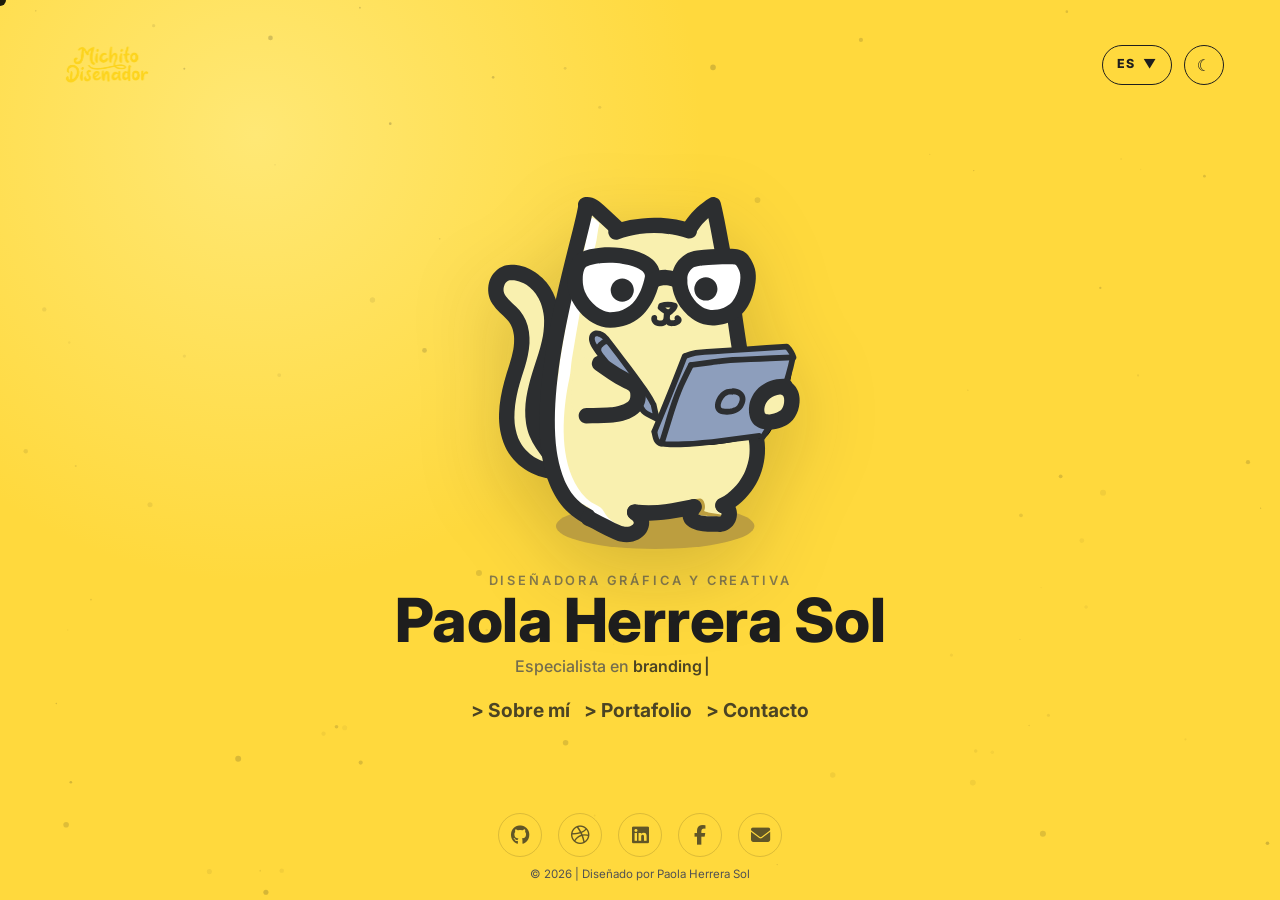
<file: index.html>
<!DOCTYPE html>
<html lang="es">
<head>
    <meta charset="UTF-8">
    <meta name="viewport" content="width=device-width, initial-scale=1.0, viewport-fit=cover">
    <title>Paola Herrera Sol | Diseño Gráfico</title>
    <link rel="preconnect" href="https://fonts.googleapis.com">
    <link rel="preconnect" href="https://fonts.gstatic.com" crossorigin>
    <link href="https://fonts.googleapis.com/css2?family=Inter:opsz,wght@14..32,300;14..32,400;14..32,500;14..32,600;14..32,700;14..32,800;14..32,900&display=swap" rel="stylesheet">
    <link rel="stylesheet" href="https://cdnjs.cloudflare.com/ajax/libs/font-awesome/6.5.0/css/all.min.css">

    <!-- Favicon -->
    <link rel="icon" type="image/x-icon" href="assets/favicon/favicon.ico">
    <link rel="icon" type="image/png" sizes="16x16" href="assets/favicon/favicon-16x16.png">
    <link rel="icon" type="image/png" sizes="32x32" href="assets/favicon/favicon-32x32.png">
    <link rel="apple-touch-icon" sizes="180x180" href="assets/favicon/apple-touch-icon.png">

    <style>
        :root {
            --bg: #ffd93d;
            --bg-soft: #ffe875;
            --text: #1e1e1e;
            --muted: #525252;
            --accent: #1e1e1e;
            --line: rgba(30, 30, 30, .22);
            --shadow: rgba(30, 30, 30, .18);
            --cursor: #1e1e1e;
            --primary: #FFD700;
        }

        body.dark-mode {
            --bg: #0b0b0b;
            --bg-soft: #161616;
            --text: #ffd93d;
            --muted: #c9bb68;
            --accent: #ffd93d;
            --line: rgba(255, 217, 61, .28);
            --shadow: rgba(255, 217, 61, .12);
            --cursor: #ffd93d;
        }

        * {
            box-sizing: border-box;
        }

        html,
        body {
            min-height: 100%;
            margin: 0;
        }

        body {
            overflow: hidden;
            background:
                radial-gradient(circle at 20% 15%, var(--bg-soft), transparent 28rem),
                linear-gradient(135deg, var(--bg), var(--bg));
            color: var(--text);
            cursor: none;
            font-family: 'Inter', system-ui, -apple-system, 'Segoe UI', Roboto, Helvetica, sans-serif;
            transition: background .35s ease, color .35s ease;
        }

        button,
        a {
            cursor: none;
        }

        #cursor {
            position: fixed;
            left: 0;
            top: 0;
            z-index: 50;
            width: 12px;
            height: 12px;
            border-radius: 999px;
            background: var(--cursor);
            pointer-events: none;
            transform: translate(-50%, -50%);
            transition: transform .12s ease, opacity .2s ease, background .2s ease;
            mix-blend-mode: multiply;
        }

        body.dark-mode #cursor {
            mix-blend-mode: normal;
        }

        #cursor.grow {
            opacity: .35;
            transform: translate(-50%, -50%) scale(4);
        }

        #particleCanvas {
            position: fixed;
            inset: 0;
            z-index: 0;
            width: 100%;
            height: 100%;
            opacity: .42;
            pointer-events: none;
        }

        .loader-screen {
            position: fixed;
            inset: 0;
            z-index: 30;
            display: grid;
            place-items: center;
            gap: 1.25rem;
            align-content: center;
            background: var(--bg);
            transition: opacity .45s ease, visibility .45s ease;
        }

        .loader-screen.hidden {
            opacity: 0;
            visibility: hidden;
        }

        .loader-name {
            overflow: hidden;
            font-family: 'Inter', system-ui, -apple-system, sans-serif;
            font-size: clamp(2.1rem, 8vw, 5rem);
            font-weight: 800;
            line-height: .95;
        }

        .loader-name span {
            display: inline-block;
            opacity: 0;
            transform: translateY(100%);
            animation: charReveal .12s ease forwards;
        }

        .loader-bar-wrap {
            width: min(220px, 48vw);
            height: 3px;
            overflow: hidden;
            border-radius: 999px;
            background: var(--line);
        }

        .loader-bar {
            width: 0;
            height: 100%;
            border-radius: inherit;
            background: var(--accent);
            animation: loadBar 1s ease forwards;
        }

        .page {
            position: relative;
            z-index: 1;
            display: grid;
            grid-template-rows: auto 1fr auto;
            height: 100dvh;
            max-height: 100dvh;
            overflow: hidden;
            opacity: 0;
            transition: opacity .45s ease;
        }

        .page.loaded {
            opacity: 1;
        }

        header {
            display: flex;
            align-items: center;
            justify-content: space-between;
            gap: 1rem;
            padding: clamp(1rem, 3vw, 2rem) clamp(1rem, 5vw, 3.5rem);
        }

        .logo {
            display: inline-flex;
            align-items: center;
            gap: .75rem;
            color: var(--text);
            text-decoration: none;
        }

        .logo img {
            height: 65px;
            width: auto;
            display: block;
            transition: transform 0.2s ease, opacity 0.2s ease;
        }

        .logo img:hover {
            transform: scale(0.97);
            opacity: 0.9;
        }

        .header-right {
            display: flex;
            align-items: center;
            gap: .75rem;
        }

        .lang-picker {
            position: relative;
        }

        .pill-button,
        .theme-toggle {
            min-height: 40px;
            border: 1.5px solid var(--accent);
            background: transparent;
            color: var(--accent);
            font: 800 .78rem/1 'Inter', system-ui, sans-serif;
            transition: transform .2s ease, background .2s ease, color .2s ease;
        }

        .pill-button {
            display: inline-flex;
            align-items: center;
            gap: .45rem;
            padding: .65rem .9rem;
            border-radius: 999px;
            letter-spacing: .08em;
        }

        .theme-toggle {
            width: 40px;
            border-radius: 50%;
            font-size: 1rem;
        }

        .pill-button:hover,
        .theme-toggle:hover,
        .pill-button[aria-expanded="true"] {
            background: var(--accent);
            color: var(--bg);
            transform: translateY(-2px);
        }

        .lang-dropdown {
            position: absolute;
            top: calc(100% + .65rem);
            right: 0;
            z-index: 10;
            display: grid;
            width: 170px;
            padding: .45rem;
            border: 1.5px solid var(--accent);
            border-radius: 8px;
            background: var(--bg);
            box-shadow: 0 16px 34px var(--shadow);
            opacity: 0;
            pointer-events: none;
            transform: translateY(-8px);
            transition: opacity .18s ease, transform .18s ease;
        }

        .lang-picker.open .lang-dropdown {
            opacity: 1;
            pointer-events: auto;
            transform: translateY(0);
        }

        .lang-opt {
            border: 0;
            border-radius: 6px;
            padding: .6rem .7rem;
            background: transparent;
            color: var(--text);
            font: 700 .86rem/1.1 'Inter', system-ui, sans-serif;
            text-align: left;
        }

        .lang-opt:hover,
        .lang-opt.active {
            background: var(--accent);
            color: var(--bg);
        }

        main {
            display: grid;
            place-items: center;
            min-height: 0;
            padding: 0 clamp(1.15rem, 5vw, 4rem) 1rem;
            text-align: center;
            overflow: hidden;
        }

        .hero {
            display: grid;
            justify-items: center;
            width: min(980px, 100%);
            gap: clamp(0.4rem, 1.2vh, 0.9rem);    
        }

        /* GATO MÁS GRANDE Y DESTACADO */
        .hero-gato {
            width: auto;
            max-width: min(450px, 75vw);
            height: auto;
             max-height: 42vh;
            object-fit: contain;
            filter: drop-shadow(0 25px 40px var(--shadow));
            transform: translateY(18px) scale(.96);
            opacity: 0;
            z-index: 2;
        }

        svg.hero-gato {
            display: block;
            width: auto;
            height: auto;
            max-width: min(450px, 75vw);
            max-height: 42vh;
}

        .page.loaded .hero-gato {
            animation: floatIn .72s .3s cubic-bezier(.22, 1, .36, 1) forwards;
        }

        /* TEXTO MÁS PEQUEÑO Y SUTIL */
        .hero-text {
            opacity: 0;
            transform: translateY(18px);
            z-index: 1;
        }

        .page.loaded .hero-text {
            animation: fadeUp .58s .52s ease forwards;
        }

        .hero-role {
            margin: 0 0 .3rem;
            color: var(--muted);
            font: 600 clamp(.65rem, 1.4vw, .8rem)/1.25 'Inter', system-ui, sans-serif;
            letter-spacing: .22em;
            text-transform: uppercase;
            opacity: 0.7;
        }

        h1 {
            position: relative;
            display: inline-block;
            margin: 0;
            font-family: 'Inter', system-ui, sans-serif;
            font-size: clamp(2rem, 5vw, 3.8rem);
            font-weight: 800;
            line-height: .9;
            letter-spacing: -0.5px;
            color: var(--accent);
        }

        .rotating-wrap {
            display: flex;
            flex-wrap: wrap;
            justify-content: center;
            gap: .25rem;
            margin-top: 0.5rem;
            color: var(--muted);
            font: 500 clamp(.75rem, 1.6vw, 1rem)/1.35 'Inter', system-ui, sans-serif;
            opacity: 0.8;
        }

        .rotating-text {
            min-width: 12ch;
            color: var(--accent);
            text-align: left;
            font-weight: 600;
        }

        .rotating-text::after {
            content: "|";
            margin-left: .12rem;
            animation: blink .7s infinite;
        }

        /* NAVEGACIÓN MÁS SUTIL */
        .main-nav {
            display: flex;
            flex-wrap: wrap;
            justify-content: center;
            gap: clamp(0.6rem, 1.5vw, 0.9rem);
            opacity: 0;
            transform: translateY(16px);
            margin-top: 0.2rem;
        }

        .page.loaded .main-nav {
            animation: fadeUp .55s .72s ease forwards;
        }

        .nav-link {
            position: relative;
            display: inline-flex;
            align-items: center;
            gap: .35rem;
            min-height: 38px;
            color: var(--accent);
            font: 700 clamp(.9rem, 2vw, 1.2rem)/1 'Inter', system-ui, sans-serif;
            text-decoration: none;
            opacity: 0.8;
            transition: opacity .2s;
        }

        .nav-link:hover {
            opacity: 1;
        }

        .nav-link::after {
            content: "";
            position: absolute;
            left: 1.15em;
            bottom: .15rem;
            width: 0;
            height: 2px;
            border-radius: 999px;
            background: currentColor;
            transition: width .22s ease;
        }

        .nav-link:hover::after {
            width: calc(100% - 1.15em);
        }

        footer {
            display: grid;
            gap: .6rem;
            justify-items: center;
            padding: 0.8rem clamp(1rem, 4vw, 2rem) 1.2rem;
        }

        .social {
            display: flex;
            flex-wrap: wrap;
            justify-content: center;
            gap: 1rem;
            opacity: 0;
        }

        .page.loaded .social {
            animation: fadeUp .5s .88s ease forwards;
        }

        .social a {
            display: grid;
            place-items: center;
            width: 44px;
            height: 44px;
            border: 1.5px solid var(--line);
            border-radius: 50%;
            color: var(--accent);
            font-size: 1.2rem;
            text-decoration: none;
            transition: transform .18s ease, border-color .18s ease, background .18s ease, color .18s ease;
            opacity: 0.7;
        }

        .social a:hover {
            border-color: var(--accent);
            background: var(--accent);
            color: var(--bg);
            transform: translateY(-4px);
            opacity: 1;
        }

        .copy {
            color: var(--muted);
            font-size: .72rem;
            opacity: 0;
            text-decoration: none;
        }

        .page.loaded .copy {
            animation: fadeUp .5s 1s ease forwards;
        }

        @keyframes charReveal {
            to {
                opacity: 1;
                transform: translateY(0);
            }
        }

        @keyframes loadBar {
            to {
                width: 100%;
            }
        }

        @keyframes floatIn {
            to {
                opacity: 1;
                transform: translateY(0) scale(1);
            }
        }

        @keyframes fadeUp {
            to {
                opacity: 1;
                transform: translateY(0);
            }
        }

        @keyframes blink {
            50% {
                opacity: 0;
            }
        }

        @media (max-width: 720px) {
            body {
                cursor: auto;
                overflow: auto;
            }

            button,
            a {
                cursor: pointer;
            }

            #cursor {
                display: none;
            }

            header {
                align-items: flex-start;
            }

            .logo img {
                height: 45px;
            }

            .header-right {
                gap: .5rem;
            }

            .pill-button {
                padding-inline: .72rem;
            }

            main {
                min-height: 68vh;
            }

            .main-nav {
                flex-direction: column;
                gap: 0.3rem;
            }

            .rotating-text {
                min-width: auto;
                text-align: center;
            }

            .social a {
                width: 40px;
                height: 40px;
                font-size: 1rem;
            }

            .hero-gato, svg.hero-gato {
                max-width: min(280px, 65vw);
                max-height: 32vh;
            }

            h1 {
                font-size: clamp(1.8rem, 6vw, 2.8rem);
            }
        }

        @media (prefers-reduced-motion: reduce) {
            *,
            *::before,
            *::after {
                scroll-behavior: auto !important;
                animation-duration: .01ms !important;
                animation-iteration-count: 1 !important;
                transition-duration: .01ms !important;
            }
        }
    </style>
</head>
<body>
    <div id="cursor" aria-hidden="true"></div>
    <canvas id="particleCanvas" aria-hidden="true"></canvas>

    <div class="loader-screen" id="loaderScreen">
        <div class="loader-name" id="loaderName" aria-label="Paola Herrera Sol"></div>
        <div class="loader-bar-wrap"><div class="loader-bar"></div></div>
    </div>

    <div class="page" id="mainPage">
        <header>
            <a class="logo" href="./index.html" aria-label="Inicio">
                <img src="assets/about/MICHITO_MEMBRETADA-04.webp" alt="Logo Michito Diseñador">
            </a>

            <div class="header-right">
                <div class="lang-picker" id="langPicker">
                    <button class="pill-button" id="langTrigger" type="button" aria-haspopup="true" aria-expanded="false" aria-label="Cambiar idioma">
                        <span id="langCurrent">ES</span>
                        <span aria-hidden="true">▼</span>
                    </button>
                    <div class="lang-dropdown" id="langDropdown" role="menu">
                        <button class="lang-opt active" type="button" data-lang="es">Español</button>
                        <button class="lang-opt" type="button" data-lang="en">English</button>
                        <button class="lang-opt" type="button" data-lang="fr">Français</button>
                        <button class="lang-opt" type="button" data-lang="pt">Português</button>
                    </div>
                </div>

                <button class="theme-toggle" id="themeToggle" type="button" aria-label="Cambiar tema">☾</button>
            </div>
        </header>

        <main>
            <section class="hero" aria-labelledby="heroTitle">
               <?xml version="1.0" encoding="UTF-8"?>

              <svg class="hero-gato" xmlns="http://www.w3.org/2000/svg" viewBox="-20 -20 531.1 582.52" role="img" aria-label="Gato animado">
    <style>
      .cls-1 { fill: #2c2e30; }
      .cls-2 { fill: #fff; }
      .cls-3 { fill: #8d9ebc; stroke: #000; stroke-miterlimit: 10; stroke-width: 2px; }
      .cls-4 { fill: #f9f0af; }
      .cls-5 { fill: #bc9e3f; }
    </style>
  </defs>

  <!-- SOMBRA -->
  <g id="SOMBRA">
    <ellipse class="cls-5" cx="268.46" cy="507.25" rx="153.01" ry="35.27"/>
  </g>

  <!-- COLA ANIMADA: Ondea -->
  <g id="COLA">
    <g>
      <animateTransform attributeName="transform" type="rotate" values="-4 116 422; 4 116 422; -4 116 422" dur="2s" repeatCount="indefinite" calcMode="spline" keySplines="0.4 0 0.6 1; 0.4 0 0.6 1" />
      <path class="cls-4" d="M116.96,422.58c-27.29,1.51-54.86-13.27-68.72-36.83-14.17-24.1-13.79-54.08-8.95-81.62,1.15-6.53,2.52-13.02,4.12-19.45,4.04-16.28,9.53-32.31,11.22-49,1.69-16.69-.88-34.63-11.37-47.72-8.76-10.92-22.46-17.84-28.69-30.38-6.43-12.93-1.33-31.28,12.1-36.59,4.73-1.87,9.98-2.08,15.03-1.54,16.13,1.7,31.02,10.89,41.09,23.61,10.07,12.72,15.52,28.72,17.01,44.87,2.85,30.94-8.17,61.2-16.09,91.25-7.92,30.04-12.46,63.53,2.15,90.95,9.67,18.17,27.02,32.04,33.49,51.58"/>
      <path class="cls-1" d="M116.96,410.67c-4.5.24-9.01.04-13.48-.55,1.06.14,2.11.28,3.17.43-6.7-.93-13.24-2.75-19.48-5.38.95.4,1.9.8,2.84,1.2-6.23-2.66-12.09-6.09-17.45-10.23l2.41,1.86c-4.94-3.85-9.4-8.27-13.25-13.21l1.86,2.41c-3.97-5.15-7.2-10.81-9.73-16.8.4.95.8,1.9,1.2,2.84-3.16-7.58-5.15-15.56-6.26-23.69.14,1.06.28,2.11.43,3.17-1.72-13.07-1.18-26.33.55-39.37-.14,1.06-.28,2.11-.43,3.17,1.58-11.77,4.1-23.4,7.15-34.87,3.12-11.69,6.64-23.31,8.61-35.27,1.04-6.33,1.85-12.74,1.91-19.17.06-6.06-.56-12.15-1.66-18.11-2.16-11.71-7.45-22.66-15.37-31.54-7.18-8.06-16.58-13.87-23.24-22.43l1.86,2.41c-1.75-2.29-3.28-4.73-4.41-7.38.4.95.8,1.9,1.2,2.84-.93-2.25-1.54-4.6-1.87-7.01.14,1.06.28,2.11.43,3.17-.31-2.53-.3-5.08.01-7.61-.14,1.06-.28,2.11-.43,3.17.35-2.62,1.02-5.16,2.03-7.6-.4.95-.8,1.9-1.2,2.84.89-2.1,2.02-4.08,3.4-5.89-.62.8-1.24,1.61-1.86,2.41,1.2-1.54,2.55-2.92,4.09-4.12-.8.62-1.61,1.24-2.41,1.86,1.4-1.07,2.9-1.96,4.52-2.67l-2.84,1.2c2.13-.9,4.35-1.45,6.64-1.77-1.06.14-2.11.28-3.17.43,3.51-.43,7.04-.29,10.54.17-1.06-.14-2.11-.28-3.17-.43,4.92.69,9.69,2.04,14.27,3.97-.95-.4-1.9-.8-2.84-1.2,4.94,2.12,9.56,4.87,13.82,8.14-.8-.62-1.61-1.24-2.41-1.86,4.47,3.48,8.48,7.51,11.96,11.98l-1.86-2.41c3.95,5.15,7.17,10.79,9.72,16.75-.4-.95-.8-1.9-1.2-2.84,3.13,7.43,5.19,15.26,6.29,23.25-.14-1.06-.28-2.11-.43-3.17,1.44,10.84,1.09,21.81-.34,32.62.14-1.06.28-2.11.43-3.17-3.59,26.55-13.41,51.66-18.81,77.81-2.66,12.88-4.5,26.12-4.25,39.3.13,6.91.87,13.85,2.18,20.63,1.3,6.78,3.51,13.19,6.24,19.52,5.5,12.76,14.72,23.27,23.14,34.16-.62-.8-1.24-1.61-1.86-2.41,5.17,6.7,10.1,13.67,13.42,21.5-.4-.95-.8-1.9-1.2-2.84.55,1.33,1.06,2.67,1.51,4.03.99,2.94,2.74,5.52,5.47,7.12,2.55,1.49,6.31,2.13,9.17,1.2s5.66-2.72,7.12-5.47,2.22-6.13,1.2-9.17c-2.53-7.54-6.23-14.56-10.75-21.08-4.56-6.57-9.68-12.74-14.57-19.07.62.8,1.24,1.61,1.86,2.41-5.49-7.11-10.59-14.46-14.11-22.76.4.95.8,1.9,1.2,2.84-2.89-6.92-4.74-14.21-5.74-21.64.14,1.06.28,2.11.43,3.17-1.46-11.24-1.02-22.61.46-33.82-.14,1.06-.28,2.11-.43,3.17,3.2-23.77,11.32-46.41,16.93-69.65,6.01-24.89,9.1-51.33,1.52-76.26-3.75-12.34-9.83-23.74-18.28-33.49-3.99-4.6-8.62-8.52-13.54-12.09-4.91-3.56-10.22-6.17-15.82-8.46s-11.71-3.54-17.88-4.24c-2.81-.32-5.66-.41-8.48-.13-2.37.24-4.81.52-7.13,1.11-2.22.55-4.33,1.46-6.41,2.39-5.45,2.43-9.69,6.68-13.15,11.43-2.92,4.01-4.99,8.93-5.98,13.78-2.34,11.4-.36,23.32,6.66,32.78,3.47,4.67,7.31,8.76,11.67,12.6,3.74,3.3,7.61,6.46,11.16,9.97,1.75,1.73,3.4,3.55,4.92,5.5-.62-.8-1.24-1.61-1.86-2.41,2.6,3.38,4.71,7.08,6.38,11-.4-.95-.8-1.9-1.2-2.84,2.17,5.2,3.55,10.67,4.3,16.25-.14-1.06-.28-2.11-.43-3.17,1.02,7.85.79,15.77-.25,23.6.14-1.06.28-2.11.43-3.17-2.37,17.33-8.26,33.89-12.12,50.89-3.76,16.6-6.45,33.75-6.22,50.81.23,17.13,3.51,34.18,11.29,49.54,7.1,14.02,18.49,25.77,31.83,33.98,13.25,8.16,28.84,12.8,44.41,13.08,1.69.03,3.38,0,5.07-.09,3.15-.17,6.15-1.22,8.42-3.49,2.07-2.07,3.62-5.45,3.49-8.42-.14-3.08-1.15-6.27-3.49-8.42-2.26-2.07-5.26-3.65-8.42-3.49h0Z"/>
    </g>
  </g>

  <!-- CUERPO -->
  <g id="CUERPO">
    <g>
      <path class="cls-4" d="M219.66,52.21c-12.07-10.67-24.14-21.33-36.21-32-2.98-2.63-6.35-5.41-10.32-5.34-4.72.08-8.34,4.16-10.79,8.19-6.47,10.67-9.18,23.13-11.79,35.33-5.66,26.53-11.33,53.06-16.99,79.59-11.79,55.25-18.38,111.52-21.7,167.92-1.36,23.15-2.18,46.33-2.23,69.51-.05,20.48.52,41.18,5.6,61.03,5.07,19.85,15.03,38.99,30.97,51.85,23.79,19.19,56.52,21.68,87.04,23.35,4.05.22,8.15-1.81,10.43-5.16,2.31-3.4,2.72-7.77,4.79-11.32,2.86-4.9,8.53-7.54,14.14-8.43,5.6-.88,11.32-.3,16.99-.3,15.48,0,32.94-3.87,44.96,5.87,2,1.62,3.74,3.56,5.93,4.92,1.2.74,2.51,1.29,3.81,1.84,5.6,2.35,11.21,4.7,16.81,7.06,1.95.82,4.14,1.64,6.11.89,2.68-1.02,3.56-4.35,5.57-6.4,3.37-3.44,9.32-2.79,13.06-5.84,6.68-5.44,1.22-16.5,3.84-24.71,1.52-4.76,5.65-8.11,9.28-11.54,16.11-15.24,25.18-36.81,28.66-58.71,3.47-21.9,1.75-44.29-1.08-66.28-4.29-33.3-11.1-66.24-19.24-98.81-8.08-32.35-13.85-65.28-17.24-98.46-1.54-15.09-2.62-30.36-7-44.89-2.62-8.71-6.41-17.03-8.88-25.78-3.61-12.76-4.37-26.19-8.02-38.94-.77-2.68-4.15-3.84-6.85-3.16s-4.85,2.66-6.88,4.56c-8.78,8.18-18.2,16.31-29.68,19.81-15.16,4.62-31.39.51-47.1-1.57-15.07-2-30.4-2.1-45.99,5.92Z"/>
      <path class="cls-5" d="M344.02,483.04c3.16-4.58.13-17.83-5.95-18.26-2.92-.21-10.29,1.37-13.39,2.38,4.89,3.83,9.23,13.94,2.77,18.17-2.27,3.29,15.53,5.81,18.1,6.11,5.05.6,18.14,1.94,22.94,1.29-.02-.05,3.83-2.76,3.81-2.81-6.44-1.54-30.06-4.3-28.28-6.88Z"/>
      <path class="cls-2" d="M194.44,492.42c-2.95-3.45-6.27-10.79-9.8-13.4-7.09-5.24-15.22-7.31-22.44-14.54-37.58-37.61-37.87-103.02-31.77-151.43,1.48-11.75,3.69-24.62,6.01-34.55,1.91-8.16,2.17-19.5,3.55-28.14,4.3-26.86,9.23-53.57,13.87-80.4-3.54-4.1-6.62-8.73-9.08-13.9l-4.73-14.61c-.33,3.98-.71,8.54-1.35,12.43-5.35,32.25-11.46,64.26-16.62,96.48-1.38,8.63-1.64,19.98-3.55,28.14-2.32,9.92-4.53,22.8-6.01,34.55-6.09,48.4-5.8,113.82,31.77,151.43,7.22,7.23,15.35,9.3,22.44,14.54,3.54,2.61,6.85,9.95,9.8,13.4,8.01,9.37,26.59,19.74,38.87,20.5,1.6.1,8.64-.33,11.71-1.09-11.67-2.96-25.9-11.5-32.66-19.4Z"/>
      <path class="cls-2" d="M179.26,58.67c.75-6.45,1.93-12.26,3.47-18.32-2.59-2.21-5.16-4.25-7.45-5.97-1.55-1.13-3.67-2.64-5.22-1.57-6.56,11.82-6.24,27.8-9.5,40.82l-.17.84c-.21,3.97-4.78,20.27,3.08,17.96,2.39-.42,4.9-.76,7.5-1.06,4.18-10.47,6.98-21.5,8.28-32.7Z"/>
      <path class="cls-1" d="M324.18,40.78c-15.15-4.92-31.03-7.71-46.92-8.63s-32.11.39-47.81,3.52c-8.33,1.66-16.53,3.94-24.53,6.8-2.96,1.06-5.49,2.69-7.12,5.47-1.49,2.55-2.13,6.31-1.2,9.17s2.72,5.66,5.47,7.12,6.18,2.27,9.17,1.2c11.47-4.11,23.35-6.98,35.43-8.62l-3.17.43c15.66-2.08,31.55-2.08,47.22.02l-3.17-.43c10.28,1.4,20.42,3.7,30.29,6.91,2.86.93,6.62.29,9.17-1.2s4.83-4.28,5.47-7.12c1.49-6.53-1.97-12.59-8.32-14.65h0Z"/>
      <path class="cls-1" d="M161.43,23.97c1.3-.17,2.58-.17,3.88-.01l-3.17-.43c1.54.23,3.01.66,4.45,1.25l-2.84-1.2c2.48,1.07,4.73,2.55,6.86,4.19l-2.41-1.86c2.86,2.25,5.49,4.78,8.15,7.26,3.08,2.87,6.16,5.74,9.25,8.62,6.1,5.69,12.21,11.38,18.31,17.07,2.28,2.13,5.25,3.49,8.42,3.49,2.92,0,6.41-1.3,8.42-3.49s3.63-5.25,3.49-8.42-1.16-6.25-3.49-8.42c-6.89-6.42-13.78-12.84-20.67-19.26-3.36-3.13-6.71-6.27-10.08-9.4s-7.15-6.39-11.23-8.81c-5.04-2.99-11.41-5.16-17.34-4.39-1.64-.06-3.17.28-4.59,1.03-1.48.48-2.75,1.3-3.83,2.46-2.07,2.07-3.62,5.45-3.49,8.42s1.15,6.27,3.49,8.42c2.15,1.98,5.38,3.88,8.42,3.49h0Z"/>
      <path class="cls-1" d="M150.51,9.79c-.76,4.56-1.69,9.08-2.67,13.6-1.23,5.68-2.56,11.33-3.92,16.98-1.59,6.62-3.23,13.22-4.89,19.82-1.87,7.46-3.75,14.91-5.62,22.37-2.05,8.18-4.1,16.36-6.11,24.55-2.17,8.82-4.3,17.64-6.38,26.48-2.18,9.25-4.3,18.51-6.34,27.79-2.12,9.6-4.15,19.22-6.09,28.86s-3.85,19.68-5.59,29.55-3.4,19.99-4.87,30.01c-1.6,10.88-3.03,21.78-4.24,32.71-1.08,9.78-1.97,19.59-2.62,29.41-.63,9.53-1.03,19.07-1.14,28.62s.07,18.4.6,27.59c.56,9.66,1.58,19.27,2.97,28.85,1.17,8.09,2.72,16.13,4.78,24.04,1.93,7.41,4.3,14.71,7.25,21.77,3.17,7.58,6.66,14.97,11.11,21.89,4.23,6.58,9.12,12.86,14.64,18.41,5.49,5.52,11.72,10.44,18.33,14.55,2.91,1.81,5.93,3.44,9.03,4.9s5.93,2.09,9.17,1.2c2.76-.76,5.75-2.9,7.12-5.47,1.46-2.76,2.19-6.11,1.2-9.17-.91-2.8-2.7-5.81-5.47-7.12-5.78-2.73-11.26-6.06-16.33-9.97l2.41,1.86c-6.14-4.76-11.6-10.32-16.35-16.46l1.86,2.41c-4.66-6.05-8.61-12.62-11.93-19.49-.98-2.02-1.9-4.07-2.78-6.14l1.2,2.84c-5.05-11.96-8.45-24.56-10.79-37.31-.71-3.88-1.32-7.78-1.85-11.7l.43,3.17c-2.09-15.6-2.86-31.36-2.8-47.09.06-16.98,1.06-33.95,2.68-50.85.94-9.83,2.09-19.64,3.4-29.43l-.43,3.17c1.36-10.13,2.9-20.24,4.58-30.32,1.68-10.06,3.5-20.11,5.44-30.12s3.91-19.62,6.01-29.41,4.18-19.07,6.38-28.58,4.26-18.16,6.46-27.22c2.06-8.46,4.15-16.92,6.27-25.37,1.95-7.79,3.91-15.58,5.87-23.36,1.74-6.95,3.48-13.89,5.19-20.85,1.46-5.97,2.89-11.95,4.24-17.95,1.09-4.85,2.14-9.72,3.04-14.61.19-1.02.37-2.05.54-3.07.54-3.25.52-6.23-1.2-9.17-1.45-2.47-4.28-4.83-7.12-5.47-3.05-.69-6.47-.54-9.17,1.2-2.45,1.58-4.97,4.11-5.47,7.12h0Z"/>
      <path class="cls-1" d="M162.28,506.57c.5.18,1,.37,1.49.58l-2.84-1.2c6.75,2.86,13.19,6.5,19.69,9.88,7.57,3.93,15.15,7.94,23,11.31,2.47,1.06,4.95,2.16,7.5,3.01,2.16.72,4.2,1,6.51,1.26l-3.17-.43c6.65,1.34,13.23,1.51,19.86-.08,5.73-1.38,10.83-4.23,15.28-8.03,8.13-6.92,12.12-19.34,8.12-29.48-1.6-4.06-3.47-7.2-6.37-10.51-2.4-2.74-5.43-4.99-8.47-6.97-2.52-1.64-6.34-1.98-9.17-1.2s-5.75,2.9-7.12,5.47c-3.14,5.94-1.31,12.66,4.27,16.29.83.54,1.64,1.11,2.42,1.71l-2.41-1.86c1.63,1.28,3.12,2.71,4.41,4.33l-1.86-2.41c.97,1.26,1.79,2.61,2.43,4.08l-1.2-2.84c.52,1.25.89,2.55,1.08,3.89l-.43-3.17c.16,1.28.16,2.55,0,3.83l.43-3.17c-.18,1.26-.52,2.48-1,3.67l1.2-2.84c-.57,1.36-1.32,2.62-2.21,3.79l1.86-2.41c-1.06,1.36-2.29,2.56-3.65,3.62l2.41-1.86c-1.55,1.17-3.22,2.14-5,2.91l2.84-1.2c-2.23.94-4.55,1.56-6.94,1.9l3.17-.43c-2.77.36-5.55.34-8.31-.01l3.17.43c-1.96-.27-3.89-.62-5.86-.87l3.17.43c-2.55-.36-5.02-1.46-7.37-2.45l2.84,1.2c-13.1-5.56-25.43-12.79-38.19-19.07-3.01-1.48-6.08-2.97-9.24-4.07-2.8-.98-6.68-.26-9.17,1.2s-4.83,4.28-5.47,7.12c-.69,3.05-.54,6.47,1.2,9.17s4.06,4.41,7.12,5.47h0Z"/>
      <path class="cls-1" d="M233.75,496.91c12.76,1.88,25.49,2.38,38.35,1.43,12.7-.94,25.34-2.91,37.85-5.28,6.7-1.26,13.38-2.65,20.06-4.04,2.82-.59,5.7-3.05,7.12-5.47,1.49-2.55,2.13-6.31,1.2-9.17s-2.72-5.66-5.47-7.12c-2.93-1.55-5.91-1.88-9.17-1.2-13.36,2.78-26.74,5.53-40.27,7.36l3.17-.43c-15.82,2.11-31.87,2.91-47.74.8l3.17.43c-.64-.09-1.28-.18-1.92-.27-1.58-.5-3.17-.57-4.75-.21-1.58.07-3.06.54-4.43,1.41-2.47,1.45-4.83,4.28-5.47,7.12-.69,3.05-.54,6.47,1.2,9.17,1.56,2.42,4.13,5.03,7.12,5.47h0Z"/>
      <path class="cls-1" d="M320.12,468.93c-2.33,3-4.72,5.98-6.32,9.45-1.78,3.88-2.85,7.14-3.14,11.42-.25,3.65.81,7.1,2.35,10.34.74,1.56,1.89,2.91,2.98,4.24.51.63,1.07,1.19,1.69,1.71,4.43,3.7,9.59,6.07,15.2,7.42s11.08,1.9,16.64,2.24c4.97.3,9.96.31,14.94.23l-3.17-.43c2.69.49,5.46.93,8.2.62,3.87-.44,6.6-1.13,10.14-2.79,4.36-2.05,7.9-5.74,10.51-9.71,2.73-4.16,3.97-9.05,4.33-13.96s-.95-9.68-3.21-13.8c-3.16-5.77-8.66-9.51-14.75-11.59-2.82-.96-6.66-.27-9.17,1.2s-4.83,4.28-5.47,7.12c-.69,3.05-.54,6.47,1.2,9.17s4.06,4.43,7.12,5.47c.43.15.85.3,1.26.48l-2.84-1.2c1.07.47,2.08,1.04,3.01,1.74l-2.41-1.86c.85.66,1.6,1.4,2.27,2.25l-1.86-2.41c.67.88,1.22,1.82,1.65,2.83l-1.2-2.84c.47,1.14.78,2.33.94,3.56l-.43-3.17c.16,1.31.15,2.63-.01,3.94l.43-3.17c-.2,1.48-.59,2.91-1.15,4.29l1.2-2.84c-.59,1.39-1.34,2.68-2.25,3.87l1.86-2.41c-.8,1-1.7,1.91-2.71,2.7l2.41-1.86c-.98.74-2.03,1.35-3.16,1.84l2.84-1.2c-1.12.46-2.27.77-3.46.95l3.17-.43c-1.39.18-2.78.18-4.17.01l3.17.43c-1.93-.26-3.82-.61-5.77-.58-.9.01-1.8.02-2.7.02-1.94,0-3.87-.01-5.81-.06-4.07-.11-8.15-.36-12.19-.89l3.17.43c-3.98-.54-7.99-1.33-11.71-2.88l2.84,1.2c-1.48-.63-2.91-1.4-4.19-2.38l2.41,1.86c-.73-.57-1.39-1.21-1.97-1.93l1.86,2.41c-.47-.62-.87-1.27-1.18-1.98l1.2,2.84c-.3-.73-.5-1.49-.61-2.27l.43,3.17c-.1-.86-.08-1.72.02-2.58l-.43,3.17c.19-1.4.61-2.74,1.14-4.04l-1.2,2.84c1.15-2.69,2.77-5.13,4.54-7.45l-1.86,2.41.22-.29c1.16-1.08,1.98-2.36,2.46-3.83.75-1.42,1.09-2.95,1.03-4.59,0-2.92-1.3-6.41-3.49-8.42s-5.25-3.63-8.42-3.49c-2.92.13-6.54,1.06-8.42,3.49h0Z"/>
      <path class="cls-1" d="M378.75,485.58c17.02-8.15,31.27-21.57,41.53-37.31s16.15-34.23,17.35-52.96c.67-10.5-.44-21.26-3.08-31.44-.74-2.87-2.93-5.63-5.47-7.12s-6.31-2.13-9.17-1.2c-6.21,2.01-9.99,8.18-8.32,14.65.88,3.41,1.56,6.86,2.04,10.35l-.43-3.17c1.08,8.07,1.05,16.25-.02,24.33l.43-3.17c-1.17,8.62-3.49,17.05-6.86,25.07l1.2-2.84c-3.31,7.79-7.59,15.14-12.76,21.85l1.86-2.41c-4.91,6.33-10.58,12.04-16.92,16.94l2.41-1.86c-4.92,3.78-10.21,7.04-15.81,9.72-2.56,1.23-4.74,4.47-5.47,7.12-.78,2.85-.43,6.65,1.2,9.17s4.08,4.78,7.12,5.47l3.17.43c2.15,0,4.15-.55,6.01-1.63h0Z"/>
      <path class="cls-1" d="M435.58,361.41c-5.7-22.85-10.65-45.88-15.05-69.01-4.4-23.12-8.27-46.34-11.85-69.6-3.58-23.27-6.86-46.58-10.09-69.9-.81-5.81-1.61-11.62-2.41-17.42-.19-1.37-.38-2.74-.57-4.11-.21-1.51-.72-2.96-1.14-4.42-.79-2.76-1.55-5.54-2.27-8.32-2.92-11.19-5.35-22.5-7.57-33.85-4.41-22.51-8.02-45.18-13.19-67.54-.64-2.79-1.31-5.57-2.01-8.35-1.83-7.33-11.05-11.11-17.49-7.12-6.75,4.19-13.16,9.07-19.03,14.43s-10.98,11.33-15.76,17.65c-2.45,3.24-4.72,6.61-6.81,10.1-1.58,2.63-2.01,6.23-1.2,9.17.76,2.76,2.9,5.75,5.47,7.12,5.76,3.04,12.87,1.44,16.29-4.27,2.27-3.78,4.75-7.42,7.44-10.92l-1.86,2.41c5.91-7.63,12.76-14.49,20.39-20.4l-2.41,1.86c3.06-2.35,6.23-4.55,9.51-6.59-5.83-2.37-11.66-4.74-17.49-7.12,5.59,22.33,9.35,45.06,13.62,67.66,2.14,11.36,4.42,22.7,7.11,33.95,1.34,5.59,2.79,11.15,4.37,16.67.37,1.3.86,2.6,1.04,3.95.21,1.53.42,3.06.64,4.6.4,2.9.8,5.81,1.2,8.71,3.22,23.32,6.47,46.63,9.98,69.91,3.51,23.27,7.28,46.51,11.56,69.65s9.03,46.05,14.53,68.86c.69,2.85,1.39,5.71,2.1,8.55s2.95,5.64,5.47,7.12,6.31,2.13,9.17,1.2c6.26-2.03,9.93-8.17,8.32-14.65h0Z"/>
    </g>
  </g>

  <!-- NARIZ Y BOCA -->
  <g id="NARIZ_Y_BOCA" data-name="NARIZ Y BOCA">
    <path class="cls-1" d="M278.74,171.83c1.66-.52,3.34-.91,5.05-1.21,1.07-.19-.59.04.4-.06.46-.04.93-.1,1.39-.13.86-.06,1.73-.09,2.6-.09.8,0,1.6.03,2.4.09.47.03.93.08,1.39.13.2.02.4.04.6.07-.53-.07-.53-.06,0,.01,1.71.33,3.39.69,5.05,1.22-1.04-1.83-2.08-3.66-3.12-5.49-.08.27-.16.54-.25.8-.05.16-.11.31-.18.47l.18-.46c.01.38-.6,1.13-.81,1.45-.15.23-.32.46-.47.69-.33.51.69-.78-.02.02-.37.43-.74.85-1.14,1.25-.76.78-1.58,1.5-2.42,2.2-.44.37-.89.73-1.34,1.08-.22.18-.44.36-.67.53l.34-.27c-.44.28-.42.26.07-.06h2.37c-.47-.06-.31-.05.03.11-.3-.14-.59-.31-.88-.47-.47-.26-.93-.52-1.39-.79-1.03-.6-2.05-1.24-3.04-1.9-.94-.62-1.86-1.27-2.77-1.95-.21-.16-.42-.32-.64-.48.35.27.25.19-.04-.04-.52-.42-1.03-.84-1.54-1.26-1.78-1.5-4.59-1.88-6.31,0-1.52,1.66-1.91,4.71,0,6.31,2.42,2.04,4.96,3.96,7.62,5.67,3.18,2.04,7.06,4.9,10.85,2.66,1.28-.76,2.49-1.88,3.63-2.83.97-.81,1.91-1.65,2.77-2.57,2.11-2.24,3.78-4.82,4.62-7.8.68-2.39-.83-4.76-3.12-5.49-7.62-2.43-16.01-2.44-23.64-.03-2.22.7-3.88,3.14-3.12,5.49.72,2.23,3.11,3.87,5.49,3.12h0Z"/>
    <path class="cls-1" d="M283.35,177.18c-.51,3.14-.94,6.35-1.88,9.4-.12.37-.25.74-.38,1.11-.28.83.42-.84,0,0-.25.51-.55.99-.83,1.49-.27.39-.2.31.21-.23-.12.14-.23.28-.36.42-.09.1-.6.51-.59.57.52-.38.64-.47.36-.28-.11.08-.23.16-.35.23-.16.1-.32.19-.49.27.55-.21.66-.26.33-.14-.39.1-.77.21-1.16.31-.91.24.85-.05-.18.03-.73.06-1.45.1-2.18.09-.28,0-.94.08-1.17-.07l.52.08c-.22-.03-.44-.07-.66-.12-.32-.07-.65-.15-.96-.24-.21-.06-.42-.13-.62-.21.51.23.61.27.31.13-.33-.19-.67-.38-1.01-.56-.73-.4.56.63-.04-.04-.08-.09-.64-.51-.62-.65.38.51.44.57.16.18-.08-.13-.16-.25-.23-.39-.54-.97.1.67-.09-.15-.03-.13-.17-.84-.21-.85.08.71.11.81.08.32v-.29c.04-.49.03-.39-.04.32.04-.19.1-.38.16-.57.71-2.23-.83-4.97-3.12-5.49-2.44-.56-4.73.74-5.49,3.12-1.15,3.59.1,7.34,2.47,10.11,2.34,2.74,5.91,3.9,9.39,4.23,3.17.3,7.03-.06,9.69-1.93s4.37-4.62,5.46-7.73c1.13-3.23,1.56-6.73,2.11-10.09.38-2.3-.6-4.92-3.12-5.49-2.15-.49-5.09.65-5.49,3.12h0Z"/>
    <path class="cls-1" d="M282.69,177.45c-2.24,6.07-1.07,13.91,3.42,18.72,2.57,2.75,6.61,3.25,10.17,2.84,3.36-.39,6.74-1.39,9.49-3.42,2.28-1.68,3.84-3.9,3.44-6.86-.35-2.59-2.21-4.33-4.28-5.71-1.95-1.29-5.03-.45-6.11,1.6-1.18,2.24-.48,4.73,1.6,6.11.15.1.29.19.43.29-.54-.44-.63-.5-.27-.2.13.12.26.24.38.37l-.38-.51c.24.41.2.27-.13-.41-.12-.47-.1-.94.03-1.4.33-.67.38-.8.15-.39l.39-.51c-.12.13-.24.25-.37.36.57-.42.66-.5.29-.23-.26.15-.5.33-.76.48-.34.2-.69.39-1.05.57-.18.09-.36.17-.54.25l.52-.22c-.11.18-.92.34-1.12.4-.28.09-.57.17-.86.25-.39.1-.78.17-1.17.25-.95.21.91-.06,0,0-.7.05-1.39.1-2.09.07-.13,0-1.14-.15-1.19-.08.7.1.82.12.34.04-.14-.02-.27-.05-.41-.09-1.07-.28.67.38-.08-.02s.7.69-.04-.07.38.67-.08-.06c-.18-.28-.36-.55-.53-.83s-.33-.59-.48-.89c-.08-.17-.17-.35-.24-.52.24.58.3.71.18.4-.21-.64-.44-1.27-.59-1.93-.08-.33-.13-.66-.2-.99-.18-.9.09,1.06,0-.1-.05-.67-.06-1.35-.02-2.02.01-.27.16-.76.09-1.01-.1.71-.11.82-.03.33.03-.14.05-.28.09-.42.15-.71.36-1.4.61-2.08.81-2.2-.9-4.99-3.12-5.49-2.53-.58-4.63.77-5.49,3.12h0Z"/>
  </g>

  <!-- TABLET -->
  <g id="TABLAT">
    <g>
      <path class="cls-3" d="M299.6,282.97c-1.53,4.4-3.3,8.72-5.29,12.93-3.31,6.98-7.26,13.67-10.24,20.79-5.25,12.54-7.48,26.27-13.65,38.39-1.92,3.76-4.26,7.58-4.2,11.79.08,5.25,4.05,9.81,8.74,12.15,4.7,2.35,10.05,2.91,15.27,3.43,4.55.46,9.1.91,13.65,1.37,10.23,1.02,20.46-1.48,30.72-2.2,5.98-.42,11.99-.23,17.97-.47,24.37-.99,48.11-9.11,72.5-9.37,4.22-.05,8.68.09,12.39-1.93,3.38-1.85,5.62-5.22,7.57-8.54,1.9-3.24,3.67-6.56,5.3-9.94,3.05-6.34,5.55-12.93,8.05-19.51,3.58-9.42,7.16-18.85,10.74-28.27,2-5.27,4.01-10.55,5.52-15.99,4.29-15.4,4.52-31.61,3.98-47.59-.66-1.59-.75-3.29-1.8-4.41-.42-.45-.95-.76-1.49-1.05-10.02-5.44-22.18-4.26-33.5-2.91-28.47,3.39-57.05,6.9-85.71,6.2-10.58-.26-26.62-2.4-36.03,3.97-12.87,8.72-15.73,27.42-20.5,41.16Z"/>
      <path class="cls-1" d="M479.81,242.73c-20.54.86-41.08,1.72-61.63,2.58-10.2.43-20.42.75-30.61,1.38-10.31.64-20.54,2-30.77,3.4-11.38,1.56-22.76,3.11-34.13,4.67-2.32.32-3.79,3.41-3.12,5.49.83,2.55,3,3.46,5.49,3.12,10.07-1.38,20.14-2.76,30.2-4.13,2.45-.33,4.89-.67,7.34-1,.57-.08,1.13-.15,1.7-.23.94-.13.48-.06.27-.04.32-.04.65-.09.97-.13,1.29-.17,2.59-.34,3.89-.5,4.97-.62,9.94-1.14,14.94-1.5,10.18-.73,20.39-1.03,30.59-1.46,10.15-.43,20.29-.85,30.44-1.28,11.48-.48,22.95-.96,34.43-1.44,2.33-.1,4.58-1.98,4.46-4.46-.1-2.34-1.97-4.57-4.46-4.46h0Z"/>
      <path class="cls-1" d="M319.63,256.98c-7.47,14.97-14.91,29.98-21.02,45.57-6.14,15.68-10.84,31.9-15.82,47.98-2.83,9.15-5.67,18.31-8.5,27.46-.69,2.23.82,4.97,3.12,5.49,2.42.55,4.75-.73,5.49-3.12,4.97-16.06,9.89-32.14,14.93-48.18,2.49-7.93,5.07-15.84,8-23.63.74-1.96,1.5-3.92,2.28-5.86.36-.89.72-1.78,1.09-2.67.18-.44.37-.89.55-1.33-.01.03.29-.69.15-.35-.1.23.33-.79.34-.79,1.6-3.76,3.28-7.49,5-11.19,3.88-8.36,8-16.61,12.11-24.86,1.04-2.09.63-4.93-1.6-6.11-2.02-1.07-5-.63-6.11,1.6h0Z"/>
      <path class="cls-1" d="M277.87,384.27c9.73,2.07,19.92,1.66,29.8,1.37,9.79-.28,19.56-.92,29.32-1.79,19.54-1.73,38.99-4.36,58.44-6.9,11.08-1.45,22.16-2.89,33.24-4.34,2.31-.3,4.58-1.84,4.46-4.46-.1-2.16-1.98-4.79-4.46-4.46-19.42,2.53-38.84,5.14-58.27,7.57-19.36,2.42-38.78,4.53-58.28,5.3-5.51.22-11.02.33-16.53.31-2.65,0-5.3-.05-7.95-.22-1.28-.08-2.56-.2-3.83-.35-.94-.11-.45-.06-.24-.03-.4-.06-.79-.12-1.19-.19-.71-.12-1.42-.26-2.12-.41-2.28-.49-4.94.67-5.49,3.12-.51,2.24.68,4.97,3.12,5.49h0Z"/>
      <path class="cls-1" d="M476.09,246.94c-3.44,17.13-8.63,33.82-13.99,50.43-2.67,8.29-5.27,16.62-8.13,24.85-2.83,8.14-5.62,14.8-9.68,22.52-4.34,8.25-9.3,16.15-14.53,23.86-1.31,1.94-.43,5.03,1.6,6.11,2.26,1.19,4.71.47,6.11-1.6,9.57-14.11,17.96-28.85,23.82-44.9,2.98-8.17,5.55-16.5,8.22-24.77,2.71-8.38,5.41-16.77,7.9-25.23,2.8-9.53,5.32-19.15,7.28-28.89.46-2.28-.65-4.93-3.12-5.49-2.22-.51-5,.67-5.49,3.12h0Z"/>
      <path class="cls-1" d="M278.98,375.82c-.39-.07-.78-.15-1.16-.27-.35-.11-.74-.42.21.13-.15-.09-.32-.15-.47-.23-.35-.18-.67-.42-1.01-.61-.47-.27.68.59.27.22-.16-.15-.34-.29-.5-.44-.29-.27-.57-.57-.84-.87-.1-.11-.48-.62-.08-.07.44.59-.04-.07-.14-.2-.47-.67-.85-1.39-1.22-2.12-.27-.54.08.15.13.33-.05-.21-.17-.42-.24-.62-.17-.46-.33-.93-.47-1.41-.28-.95-.52-1.91-.72-2.88-.43-2-.77-4.01-1.25-5.99-.56-2.27-3.24-3.85-5.49-3.12-2.36.76-3.71,3.06-3.12,5.49,1.09,4.47,1.56,9.03,3.7,13.18,1.97,3.84,5.64,7.34,10.02,8.08,1.22.21,2.34.19,3.44-.45.93-.54,1.81-1.6,2.05-2.67.49-2.16-.66-5.08-3.12-5.49h0Z"/>
      <path class="cls-1" d="M271.67,362.42c12.49-30.07,24.76-60.22,36.71-90.51,3.33-8.45,6.64-16.9,9.93-25.37.85-2.18-.93-4.99-3.12-5.49-2.56-.58-4.58.78-5.49,3.12-11.78,30.32-23.85,60.53-36.21,90.62-3.46,8.43-6.95,16.84-10.44,25.25-.9,2.16.97,5,3.12,5.49,2.61.59,4.53-.8,5.49-3.12h0Z"/>
      <path class="cls-1" d="M316.88,249c4.57-1.8,9.29-3.19,14.11-4.12,4.59-.88,8.85-1.23,13.92-1.57,10.18-.69,20.36-1.31,30.54-1.97,20.43-1.31,40.86-2.63,61.28-3.94,11.46-.74,22.92-1.47,34.38-2.21,2.33-.15,4.58-1.95,4.46-4.46-.1-2.29-1.97-4.63-4.46-4.46-20.59,1.32-41.19,2.65-61.78,3.97s-40.86,2.63-61.28,3.94c-5.87.38-11.74.8-17.55,1.76-5.48.91-10.84,2.42-16,4.45-2.17.85-3.92,3.03-3.12,5.49.68,2.1,3.17,4.04,5.49,3.12h0Z"/>
      <path class="cls-1" d="M468.77,234.42c1.08,1.06,2.1,2.18,3.05,3.36.1.13.6.76.15.18-.43-.55-.03-.04.05.08.21.29.42.58.62.87.46.66.9,1.33,1.31,2.01.79,1.29,1.49,2.63,2.12,4.01.07.16.14.33.22.49.24.52-.35-.87-.14-.33.15.37.3.74.44,1.12.28.75.53,1.51.77,2.28.68,2.23,3.15,3.87,5.49,3.12,2.25-.73,3.85-3.1,3.12-5.49-2.07-6.79-5.81-13.03-10.88-18-1.67-1.64-4.67-1.79-6.31,0-1.62,1.77-1.78,4.57,0,6.31h0Z"/>
      <path class="cls-1" d="M388.46,295.98c-9.4-2.47-17.96,3.28-22.95,10.88-4.75,7.25-8.27,19.72.33,25.68,1.78,1.24,4,1.86,6.11,2.23,2.4.42,4.84.69,7.27.68,4.51,0,9.13-.77,13.36-2.35,4.58-1.72,8.31-4.29,10.9-8.52,2.34-3.82,4-8.28,4.19-12.77.23-5.29-2.24-9.94-6.5-12.98-3.64-2.6-8.27-3.42-12.61-3.9-2.33-.26-4.56,2.24-4.46,4.46.12,2.64,1.97,4.19,4.46,4.46.19.02,1.39.19.24.02.36.05.72.11,1.08.17.72.13,1.44.28,2.15.46s1.4.39,2.09.64c.23.08.45.17.67.26-1.05-.42.35.2.54.31.31.17.61.35.9.54.18.12,1.01.84.21.12.26.23.52.45.76.7.14.14.85,1.02.21.15.37.5.69,1.04.96,1.6-.42-.86.07.29.11.43.06.21.3,1.8.21.76.07.81.06,1.6,0,2.41-.05.88-.02.22,0,.03-.07.41-.15.82-.24,1.22-.19.82-.43,1.62-.72,2.41-.02.07-.53,1.35-.17.49-.21.51-.46,1.01-.7,1.5-.31.62-.64,1.24-1,1.83-.21.36-.45.7-.67,1.05-.67,1.06.54-.5-.31.41-.28.3-.56.62-.86.9-.05.05-1.11.89-.39.37-.68.49-1.41.92-2.17,1.3-.06.03-1.32.6-.48.25-.39.16-.79.31-1.18.45-.85.31-1.72.58-2.59.82-.8.22-1.61.41-2.43.57-.37.07-.74.13-1.12.2-.54.08-.6.09-.16.03-.3.04-.6.07-.9.1-1.73.17-3.47.21-5.21.12-.83-.04-1.66-.11-2.48-.21.9.11-.57-.1-.61-.11-.54-.1-1.08-.2-1.61-.33-.39-.1-.76-.23-1.15-.33-1.1-.3.57.43-.39-.16-.22-.14-.45-.26-.67-.39.77.47-.14-.16-.28-.31.62.65-.11-.25-.2-.39-.56-.91.07.64-.15-.41-.08-.39-.2-.77-.28-1.16.18.87-.05-.75-.06-.95-.02-.71.01-1.43.1-2.14-.13.97.11-.43.13-.51.09-.42.2-.84.32-1.26s.26-.83.4-1.24c.01-.03.53-1.37.19-.56.34-.8.74-1.58,1.15-2.35.46-.84.96-1.67,1.49-2.47.23-.34.47-.67.7-1.01.31-.41.32-.44.04-.07.17-.21.34-.42.52-.63.53-.62,1.09-1.21,1.68-1.77.3-.28.6-.54.91-.81.4-.32.42-.34.05-.06.22-.16.44-.32.66-.47.79-.53,1.63-1.01,2.5-1.38-.19.08-.73.25.08,0,.52-.17,1.04-.34,1.57-.46.12-.03,1.45-.26.42-.13.53-.07,1.08-.1,1.62-.09.4,0,.81.02,1.21.06-1.02-.1.6.16.8.22,2.26.59,4.95-.75,5.49-3.12.53-2.34-.7-4.86-3.12-5.49h0Z"/>
    </g>
  </g>

    <!-- LÁPIZ ANIMADO (movimiento más natural de escritura) -->
  <g id="lapiz">
    <g>
      <!-- Movimiento principal arriba-abajo suave y sutil -->
      <animateTransform attributeName="transform" type="translate"
        values="0 0; 0 -8; 0 0; 0 -8; 0 0"
        keyTimes="0; 0.25; 0.5; 0.75; 1"
        dur="1.4s" repeatCount="indefinite"
        calcMode="spline"
        keySplines="0.4 0 0.6 1; 0.4 0 0.6 1; 0.4 0 0.6 1; 0.4 0 0.6 1" />

      <path class="cls-3" d="M220.98,256.15c-2.14-4.31-4.99-8.23-7.83-12.12-3.21-4.41-6.43-8.81-9.64-13.22-1.94-2.66-3.88-5.32-5.96-7.87-4.63-5.69-11.17-9.8-18.3-11.51-2.12-.51-4.67-.69-6.16.9-.25.26-.45.56-.64.87-2.22,3.59-2.74,8.19-1.35,12.18.72,2.06,1.89,3.93,3.08,5.76,9.18,14.15,19.63,27.48,31.18,39.77,6.1,6.49,12.5,12.69,18.64,19.14,9.43,9.91,15.83,22.24,22.61,34.13.89,1.56,1.78,3.11,2.8,4.58,4.53,6.55,11.54,11.35,19.29,13.21,2.46-10.42-1.7-21.16-6.24-30.86-2.23-4.77-4.69-9.64-8.73-13.02-1.41-1.18-2.99-2.14-4.35-3.38-2.79-3.74-5.56-7.55-8.37-11.31-15.3-21.31-32.01-41.54-47.89-62.4-1.92-2.6-3.92-5.12-6.6-6.75-2.68-1.63-6.22-2.21-8.96-.68"/>
      <path class="cls-1" d="M268.64,316.8c-4.86-9.78-11.18-18.72-17.55-27.56-6.78-9.41-13.63-18.77-20.54-28.08-6.87-9.25-13.8-18.44-20.79-27.59-3.54-4.63-7.06-9.3-10.69-13.87-2.93-3.69-6.15-7.22-10.17-9.74-4.25-2.67-10.05-4.29-14.93-2.46-6.47,2.43-8.3,9.19-7.18,15.49.94,5.29,4.14,10.01,7.06,14.41,2.8,4.22,5.76,8.34,8.82,12.38,12.36,16.34,26.27,31.42,39.1,47.39.76.95,1.52,1.89,2.27,2.85.4.5.79,1.01,1.19,1.52.18.22.35.45.53.68.57.73-.27-.35.35.45,1.51,1.98,3.01,3.97,4.48,5.99,2.97,4.09,5.83,8.26,8.51,12.55,2.73,4.36,4.95,9.25,8.4,13.1,1.91,2.13,4.38,3.67,6.88,5,2.48,1.31,4.97,2.59,7.46,3.89,2.51,1.31,5.02,2.62,7.53,3.93,1.62.84,3.49.79,4.96-.35,1.36-1.05,2.15-2.99,1.6-4.69-2.31-7.23-4.18-14.59-5.61-22.05-.44-2.3-3.32-3.82-5.49-3.12-2.45.79-3.59,3.03-3.12,5.49,1.43,7.46,3.3,14.82,5.61,22.05l6.56-5.04c-4.87-2.54-9.74-5.06-14.6-7.61-1.11-.58-2.21-1.17-3.26-1.86-.25-.16-.49-.32-.72-.5-.59-.43.41.37-.13-.12-.47-.43-.93-.86-1.35-1.33-.19-.21-.36-.42-.54-.64.46.55.01,0-.06-.1-.36-.52-.72-1.04-1.05-1.58-.64-1.02-1.22-2.06-1.82-3.1-4.84-8.4-10.37-16.37-16.26-24.07-11.98-15.64-25.3-30.17-37.65-45.51-1.52-1.89-3.03-3.8-4.52-5.72.43.55-.02-.02-.09-.11-.17-.23-.35-.45-.52-.68-.39-.51-.78-1.02-1.17-1.54-.73-.97-1.46-1.94-2.17-2.92-2.87-3.91-5.65-7.9-8.26-11.99-.68-1.07-1.35-2.15-1.96-3.26-.29-.53-.57-1.06-.84-1.6-.13-.27-.26-.54-.38-.81-.13-.29-.12-.27,0,.04l-.16-.41c-.2-.55-.4-1.1-.56-1.67-.08-.28-.15-.56-.22-.84.02.07-.27-1.32-.16-.68.09.52-.03-.36-.04-.48-.02-.29-.03-.57-.03-.86s.04-.58.03-.86c-.03-.45-.14.45.04-.33.11-.5.24-.99.42-1.48-.27.78-.09.19.03.02.01-.02.73-.92.3-.49-.47.47.47-.49-.01.01-.37.39.15-.1.29-.18.12-.07.81-.42.28-.18-.56.25.38-.11.51-.14.24-.06.49-.1.73-.16-.85.21-.33.03-.07.03.57,0,1.12.02,1.69.03.67.02-.72-.17-.07,0,.24.06.49.1.73.15.54.13,1.07.28,1.6.46.23.08.46.17.69.26-.84-.32-.23-.1-.06,0,.49.25.98.5,1.46.78.43.25.84.52,1.25.8.2.14.4.29.61.44.42.29-.5-.43.13.11,1.66,1.42,3.2,2.95,4.63,4.6,3.37,3.88,5.82,7.32,8.98,11.44,6.76,8.81,13.46,17.67,20.1,26.57,6.64,8.9,13.22,17.85,19.74,26.84s12.55,17.08,17.86,26.23c1.31,2.26,2.55,4.55,3.71,6.89,1.04,2.1,4.18,2.85,6.11,1.6,2.15-1.38,2.72-3.87,1.6-6.11h0Z"/>
      <path class="cls-1" d="M195.79,219.35c-5.73-1.48-10.52,2.38-14.42,6.07-1.93,1.83-3.48,3.99-4.33,6.52-.91,2.73-.67,5.61-.25,8.39.16,1.03,1.19,2.17,2.05,2.67.96.56,2.37.8,3.44.45s2.12-1.02,2.67-2.05c.6-1.13.64-2.19.45-3.44-.03-.18-.06-.37-.08-.55l.16,1.19c-.16-1.29-.21-2.58-.04-3.87l-.16,1.19c.06-.36.12-.72.21-1.08.05-.18.1-.35.16-.53.17-.45.11-.35-.16.32.33-.43.57-1.06.87-1.53.27-.38.19-.28-.24.3.11-.13.21-.26.32-.39.22-.26.45-.5.69-.75.42-.43.86-.83,1.31-1.23s.91-.79,1.37-1.17c.28-.23.56-.46.83-.69.37-.29.28-.23-.27.2.14-.11.29-.21.43-.32.52-.37,1.06-.67,1.61-.97.43-.2.32-.16-.32.13.17-.06.34-.12.51-.17.35-.1.7-.17,1.06-.22l-1.19.16c.45-.05.88-.05,1.34-.01l-1.19-.16c.27.04.52.09.79.16,2.26.58,4.95-.74,5.49-3.12s-.7-4.87-3.12-5.49h0Z"/>
    </g>
  </g>

  <!-- MANO DERECHA ANIMADA (sincronizada con el lápiz) -->
  <g id="MANO_DERECHA" data-name="MANO DERECHA">
    <g>
      <!-- Mismo movimiento que el lápiz -->
      <animateTransform attributeName="transform" type="translate"
        values="0 0; 0 -8; 0 0; 0 -8; 0 0"
        keyTimes="0; 0.25; 0.5; 0.75; 1"
        dur="1.4s" repeatCount="indefinite"
        calcMode="spline"
        keySplines="0.4 0 0.6 1; 0.4 0 0.6 1; 0.4 0 0.6 1; 0.4 0 0.6 1" />

      <path class="cls-4" d="M187.98,261.15c6.09,2.53,12.32,4.93,17.72,8.7,1.5,1.05,2.92,2.19,4.34,3.34,8.6,7,16.96,14.46,23.49,23.42,1.44,1.98,2.84,4.16,2.94,6.61.04.85-.09,1.7-.23,2.54-.68,4.18-1.7,8.3-3.03,12.31-.65,1.95-1.38,3.89-2.47,5.63-2.42,3.86-6.42,6.45-10.49,8.51-5.75,2.92-11.89,5.05-18.14,6.63-15.66,3.95-32.3,4.42-47.95.46-3.43-.87-6.98-2.06-9.29-4.73-.94-1.09-1.62-2.37-2.21-3.68-3.61-8-3.88-17.07-3.72-25.85.18-9.85.82-19.73,2.9-29.36,2.08-9.63,5.63-19.03,11.26-27.1,1.67-2.39,4.32-1.76,6.5-.66,3.11,1.57,6.2,3.16,9.34,4.68,6.27,3.03,12.62,5.88,19.05,8.55Z"/>
      <path class="cls-1" d="M176.7,267.98c13.22,9.53,26.53,19.12,41.17,26.38,3.76,1.87,7.74,3.42,11.12,5.94-.8-.62-1.61-1.24-2.41-1.86,1.17.91,2.21,1.91,3.14,3.06-.62-.8-1.24-1.61-1.86-2.41.88,1.17,1.6,2.41,2.19,3.75-.4-.95-.8-1.9-1.2-2.84.78,1.86,1.27,3.79,1.57,5.78-.14-1.06-.28-2.11-.43-3.17.36,2.76.34,5.53-.01,8.29.14-1.06.28-2.11.43-3.17-.33,2.29-.9,4.5-1.78,6.64l1.2-2.84c-.73,1.67-1.63,3.23-2.73,4.69.62-.8,1.24-1.61,1.86-2.41-1.3,1.65-2.81,3.1-4.46,4.39.8-.62,1.61-1.24,2.41-1.86-2.66,2.01-5.59,3.57-8.65,4.88.95-.4,1.9-.8,2.84-1.2-6.09,2.55-12.52,4.07-19.06,4.96,1.06-.14,2.11-.28,3.17-.43-14.18,1.86-28.53.91-42.77,1.75-3.16.19-6.13,1.2-8.42,3.49-2.07,2.07-3.62,5.45-3.49,8.42.14,3.08,1.15,6.27,3.49,8.42,2.25,2.07,5.27,3.67,8.42,3.49,12.05-.71,24.14-.13,36.18-1.06,6.88-.53,13.83-1.42,20.5-3.22,6.18-1.67,12.5-4.05,17.87-7.56,2.89-1.89,5.79-4.08,8.06-6.71,3.17-3.66,5.25-7.31,6.93-11.85,1.33-3.6,1.85-7.59,2.05-11.39.19-3.61-.23-7.34-1.01-10.86-1.79-8.05-6.89-14.66-13.82-18.97-2.37-1.48-4.94-2.59-7.45-3.79-2.76-1.32-5.48-2.73-8.16-4.21-12.22-6.75-23.56-14.92-34.87-23.07-2.37-1.71-6.47-1.94-9.17-1.2s-5.75,2.9-7.12,5.47c-1.46,2.76-2.19,6.11-1.2,9.17.4.95.8,1.9,1.2,2.84,1.06,1.79,2.48,3.21,4.27,4.27h0Z"/>
    </g>
  </g>

  <!-- MANO IZQUIERDA -->
  <g id="MANO_IZQUIERDA" data-name="MANO IZQUIERDA">
    <g>
      <path class="cls-4" d="M448.27,299.34c-12.08,8.07-19.08,23.15-17.45,37.58.11.94.27,1.93.88,2.65.49.58,1.2.92,1.89,1.22,11.67,5.02,25.88,3.57,36.3-3.7,5.45-3.81,9.97-9.31,11.42-15.8,1.45-6.49-.66-13.95-6.04-17.85-2.02-1.47-4.38-2.39-6.74-3.23-4.82-1.73-9.74-3.22-20.26-.88Z"/>
      <path class="cls-1" d="M469.01,280.09c-14.85-.81-29.88,4.04-41.03,13.94-5.7,5.06-9.59,11.54-12.38,18.55-1.03,2.58-1.72,5.27-2.11,8.02-.55,3.85-.91,7.52-.42,11.39.62,4.87,1.57,9.32,3.96,13.7,2.31,4.22,6.17,7.62,10.54,9.58,4.77,2.14,9.29,3.29,14.55,3.56,4.03.21,8.14-.37,12.07-1.18,3.24-.67,6.41-1.69,9.48-2.94,2.31-.94,4.65-1.87,6.86-3.05s4.04-2.6,5.96-4.12c5.85-4.62,9.66-11.37,12.09-18.32,1.39-3.98,2.02-8.24,2.38-12.43.38-4.5.01-9.18-1.08-13.56-2.45-9.81-9.77-18.33-19.64-21.12-2.96-.84-6.53-.35-9.17,1.2-2.47,1.45-4.83,4.28-5.47,7.12-.69,3.05-.54,6.47,1.2,9.17,1.69,2.62,4.06,4.61,7.12,5.47.59.17,1.16.37,1.73.6-.95-.4-1.9-.8-2.84-1.2,1.12.5,2.16,1.12,3.14,1.86l-2.41-1.86c1.17.92,2.19,1.97,3.1,3.15-.62-.8-1.24-1.61-1.86-2.41.9,1.22,1.64,2.51,2.25,3.9-.4-.95-.8-1.9-1.2-2.84.84,2.03,1.37,4.13,1.66,6.31-.14-1.06-.28-2.11-.43-3.17.37,3.08.29,6.19-.11,9.27.14-1.06.28-2.11.43-3.17-.45,3.27-1.29,6.46-2.57,9.51.4-.95.8-1.9,1.2-2.84-1,2.3-2.23,4.47-3.75,6.47l1.86-2.41c-1.31,1.67-2.78,3.17-4.46,4.47l2.41-1.86c-2.07,1.56-4.37,2.74-6.75,3.77.95-.4,1.9-.8,2.84-1.2-4.26,1.79-8.68,3.16-13.26,3.78,1.06-.14,2.11-.28,3.17-.43-2.67.33-5.35.39-8.02.07,1.06.14,2.11.28,3.17.43-2.09-.28-4.1-.8-6.06-1.58.95.4,1.9.8,2.84,1.2-1.39-.59-2.7-1.28-3.91-2.19l2.41,1.86c-.64-.52-1.2-1.08-1.72-1.72.62.8,1.24,1.61,1.86,2.41-.67-.9-1.2-1.86-1.66-2.89.4.95.8,1.9,1.2,2.84-.84-2.04-1.38-4.19-1.7-6.37.14,1.06.28,2.11.43,3.17-.37-2.74-.35-5.48,0-8.22l-.43,3.17c.42-3.01,1.23-5.92,2.4-8.72-.4.95-.8,1.9-1.2,2.84,1.2-2.8,2.74-5.43,4.59-7.85l-1.86,2.41c1.83-2.35,3.93-4.43,6.27-6.27l-2.41,1.86c2.84-2.19,5.94-3.97,9.24-5.37l-2.84,1.2c3.83-1.59,7.83-2.64,11.94-3.2-1.06.14-2.11.28-3.17.43,3.19-.41,6.39-.53,9.6-.35,2.95.16,6.37-1.44,8.42-3.49,2.07-2.07,3.62-5.45,3.49-8.42-.14-3.08-1.15-6.27-3.49-8.42-2.4-2.2-5.14-3.31-8.42-3.49h0Z"/>
    </g>
  </g>

  <!-- LENTES -->
  <g id="LENTES">
    <g>
      <path class="cls-2" d="M325.76,93.98c-2.57.97-5.13,2.18-7.09,4.11-2.52,2.48-3.84,5.92-4.86,9.31-3.33,11.08-4.21,22.89-2.57,34.34.66,4.62,1.73,9.2,3.58,13.48,3.57,8.29,10.04,15.25,17.91,19.68,7.87,4.43,17.08,6.34,26.09,5.71,3.85-.27,7.65-.99,11.39-1.92,4.55-1.14,9.04-2.61,13.2-4.79,8.58-4.48,15.49-11.86,20.11-20.37,4.62-8.51,7.01-18.12,7.74-27.78.19-2.51.27-5.06-.26-7.52-.43-1.99-1.24-3.88-2.04-5.75-.95-2.19-1.89-4.39-2.84-6.58-.59-1.36-1.19-2.75-2.19-3.84-1.15-1.26-2.74-2.03-4.32-2.7-4.87-2.06-10.04-3.42-15.29-4.03-5.06-.59-10.18-.48-15.23-1.15-5.39-.71-10.62-2.3-16-3.04-9.47-1.32-18.4-.56-27.34,2.82Z"/>
      <path class="cls-2" d="M249.52,103.07c-4.07-2.53-8.7-4.04-13.36-5.15-10.23-2.44-20.79-3.1-31.29-3.72-13.81-.82-28.1-1.55-41.05,3.33-2.83,1.07-5.62,2.43-7.81,4.52-3.52,3.36-5.14,8.23-6.17,12.99-1.22,5.64-1.8,11.41-1.83,17.17-.02,4.96.37,9.98,1.88,14.71,2.96,9.26,9.94,16.64,17.14,23.17,3.45,3.12,7.05,6.17,11.25,8.16,5.65,2.69,12.05,3.33,18.31,3.52,5.39.17,10.82.03,16.09-1.08,7.21-1.52,13.91-4.81,20.39-8.33,4.59-2.49,9.19-5.18,12.64-9.1,4.68-5.32,6.78-12.37,8.75-19.18,2.5-8.66,5.86-17.66,7.18-26.59.95-6.45-7.33-11.43-12.12-14.41Z"/>
      <g>
        <path class="cls-1" d="M160.2,108.83c1.78-1.23,3.71-2.21,5.7-3.05-.95.4-1.9.8-2.84,1.2,6.08-2.54,12.63-3.87,19.13-4.75-1.06.14-2.11.28-3.17.43,9.88-1.32,19.92-1.5,29.86-.77,2.93.21,5.86.52,8.77.9-1.06-.14-2.11-.28-3.17-.43,8.83,1.19,17.65,3.16,25.89,6.63-.95-.4-1.9-.8-2.84-1.2,3.91,1.66,7.68,3.67,11.05,6.25-.8-.62-1.61-1.24-2.41-1.86,2.01,1.55,3.85,3.3,5.42,5.3-.62-.8-1.24-1.61-1.86-2.41,1.17,1.52,2.17,3.16,2.93,4.92-.4-.95-.8-1.9-1.2-2.84.7,1.66,1.18,3.39,1.43,5.18-.14-1.06-.28-2.11-.43-3.17.24,1.84.23,3.69.02,5.53.14-1.06.28-2.11.43-3.17-1.56,8.02-3.81,15.9-6.98,23.43.4-.95.8-1.9,1.2-2.84-2.73,6.44-6.14,12.58-10.4,18.14.62-.8,1.24-1.61,1.86-2.41-3.25,4.2-6.96,8-11.15,11.26.8-.62,1.61-1.24,2.41-1.86-3.83,2.94-8.01,5.38-12.46,7.27.95-.4,1.9-.8,2.84-1.2-4.96,2.07-10.16,3.41-15.48,4.13,1.06-.14,2.11-.28,3.17-.43-4.36.56-8.8.85-13.17.29,1.06.14,2.11.28,3.17.43-3.77-.52-7.42-1.59-10.93-3.04.95.4,1.9.8,2.84,1.2-4.74-2.01-9.14-4.69-13.21-7.83l2.41,1.86c-4.73-3.69-8.96-7.96-12.63-12.69.62.8,1.24,1.61,1.86,2.41-3.46-4.5-6.4-9.38-8.63-14.6.4.95.8,1.9,1.2,2.84-1.93-4.6-3.1-9.33-3.77-14.27.14,1.06.28,2.11.43,3.17-.81-6.22-.95-12.57-.14-18.8-.14,1.06-.28,2.11-.43,3.17.5-3.69,1.35-7.33,2.79-10.77-.4.95-.8,1.9-1.2,2.84.85-1.98,1.9-3.86,3.21-5.58l-1.86,2.41c.95-1.21,2.02-2.31,3.22-3.28,2.23-1.79,3.49-5.69,3.49-8.42,0-2.92-1.3-6.41-3.49-8.42-2.27-2.08-5.25-3.63-8.42-3.49-1.06.14-2.11.28-3.17.43-2.02.57-3.77,1.59-5.25,3.06-1.13.91-2.14,1.94-3.05,3.07-1.51,1.87-2.99,3.76-4.13,5.89-1.9,3.55-3.38,7.45-4.29,11.38-1.68,7.33-2.13,15.02-1.53,22.51.53,6.54,1.46,13.22,3.8,19.39,3.52,9.3,8.56,17.5,15.07,25.02,5.79,6.69,12.93,12.59,20.69,16.84,8.07,4.43,17.15,7.37,26.42,7.41,4.85.02,9.76-.6,14.53-1.43,3.59-.62,7.12-1.56,10.53-2.82,4.01-1.48,7.98-3.21,11.67-5.37s7.02-4.69,10.23-7.4c11.51-9.7,19.12-23.23,24.31-37.16,2.31-6.19,4.08-12.6,5.31-19.09.57-2.97.83-5.99.46-8.99-.36-2.91-.73-5.63-1.85-8.34-1.1-2.67-2.18-5.17-3.91-7.49-1.73-2.32-3.48-4.55-5.65-6.47-3.96-3.51-8.39-6.46-13.19-8.7-5.36-2.5-10.91-4.55-16.63-6.03-6.14-1.59-12.39-2.55-18.67-3.33-10.8-1.35-21.79-1.54-32.63-.51-10.85,1.04-21.5,2.93-31.41,7.6-1.44.68-2.84,1.45-4.15,2.36-2.58,1.79-4.61,4-5.47,7.12-.78,2.85-.43,6.65,1.2,9.17s4.08,4.78,7.12,5.47c2.99.68,6.56.61,9.17-1.2h0Z"/>
        <path class="cls-1" d="M271.87,138.41c.49-.23.99-.45,1.48-.66-.95.4-1.9.8-2.84,1.2,3.38-1.4,6.91-2.34,10.53-2.85l-3.17.43c3.9-.52,7.83-.52,11.73-.03-1.06-.14-2.11-.28-3.17-.43,3.9.53,7.68,1.55,11.31,3.08-.95-.4-1.9-.8-2.84-1.2,1.62.7,3.18,1.49,4.7,2.38,2.67,1.56,6.19,2.02,9.17,1.2,2.76-.76,5.75-2.9,7.12-5.47,3.01-5.7,1.48-12.94-4.27-16.29-7.81-4.56-16.64-6.97-25.65-7.4-9.09-.43-17.91,1.71-26.12,5.49-2.56,1.18-4.75,4.51-5.47,7.12-.78,2.85-.43,6.65,1.2,9.17s4.08,4.78,7.12,5.47c1.06.14,2.11.28,3.17.43,2.15,0,4.15-.55,6.01-1.63h0Z"/>
        <path class="cls-1" d="M318.1,128.11c-.21-2.17-.17-4.34.1-6.51-.14,1.06-.28,2.11-.43,3.17.37-2.76,1.11-5.44,2.17-8.02-.4.95-.8,1.9-1.2,2.84,1.09-2.57,2.49-4.98,4.18-7.21-.62.8-1.24,1.61-1.86,2.41,1.64-2.11,3.5-4,5.6-5.65-.8.62-1.61,1.24-2.41,1.86,1.95-1.5,4.05-2.74,6.3-3.72-.95.4-1.9.8-2.84,1.2,3.8-1.59,7.81-2.45,11.88-3-1.06.14-2.11.28-3.17.43,9.3-1.2,18.77-1.61,28.14-1.92,4.79-.16,9.58-.25,14.37-.25,4.3,0,8.67-.13,12.95.43-1.06-.14-2.11-.28-3.17-.43,1.86.27,3.67.69,5.41,1.41-.95-.4-1.9-.8-2.84-1.2,1.1.49,2.13,1.09,3.09,1.82l-2.41-1.86c1.07.87,2,1.86,2.84,2.95-.62-.8-1.24-1.61-1.86-2.41,2.33,3.13,4.13,6.74,5.65,10.32-.4-.95-.8-1.9-1.2-2.84,1.23,2.98,2.08,6.05,2.52,9.25-.14-1.06-.28-2.11-.43-3.17.56,4.45.38,8.92-.21,13.35.14-1.06.28-2.11.43-3.17-1.11,8.01-3.2,16.01-6.34,23.47.4-.95.8-1.9,1.2-2.84-1.93,4.51-4.31,8.8-7.3,12.7l1.86-2.41c-2.27,2.9-4.85,5.52-7.74,7.8l2.41-1.86c-3.35,2.59-7.02,4.68-10.92,6.34.95-.4,1.9-.8,2.84-1.2-4.57,1.89-9.35,3.15-14.25,3.82,1.06-.14,2.11-.28,3.17-.43-4.6.6-9.27.71-13.88.13,1.06.14,2.11.28,3.17.43-3.24-.44-6.38-1.25-9.41-2.5.95.4,1.9.8,2.84,1.2-4.03-1.73-7.78-4.06-11.24-6.73l2.41,1.86c-4.19-3.28-7.93-7.08-11.2-11.27.62.8,1.24,1.61,1.86,2.41-3.43-4.46-6.29-9.31-8.48-14.49.4.95.8,1.9,1.2,2.84-1.87-4.52-3.21-9.23-3.86-14.07l.43,3.17c-.36-2.8-.48-5.62-.34-8.45s-1.43-6.36-3.49-8.42-5.45-3.62-8.42-3.49c-6.71.3-11.58,5.23-11.91,11.91-.57,11.64,2.8,23.3,8.2,33.53,5.51,10.44,13.58,19.25,23.08,26.16,5.2,3.78,11.2,6.85,17.44,8.44,6.59,1.69,13.63,2.07,20.39,1.32,6.28-.7,12.39-1.85,18.26-4.24,3.36-1.37,6.67-2.8,9.78-4.69,2.95-1.79,5.74-3.92,8.35-6.16,9.49-8.14,15.44-19.86,19.15-31.61,2.01-6.36,3.29-12.87,4.14-19.48.89-6.85.71-13.84-.98-20.58-.92-3.65-2.45-7.16-4.08-10.53-1.24-2.58-2.59-5.17-4.28-7.49-2.6-3.59-5.54-6.9-9.55-8.96-4.18-2.14-8.1-2.97-12.71-3.51-5.92-.7-12.04-.41-18-.33-6.44.09-12.88.32-19.31.68-7.14.41-14.27.94-21.36,1.94-6.41.9-12.86,2.79-18.36,6.29-10.16,6.48-17.95,17.49-19.63,29.55-.45,3.26-.83,6.39-.52,9.67.3,3.23,1.12,6.06,3.49,8.42,2.07,2.07,5.45,3.62,8.42,3.49,3.08-.14,6.27-1.15,8.42-3.49,2.02-2.2,3.78-5.32,3.49-8.42h0Z"/>
      </g>
    </g>
  </g>

  <!-- OJO IZQUIERDO: sigue al cursor y parpadea al acercarse -->
  <g id="ojo_izquierdo" data-name="ojo izquierdo">
    <g id="ojo_izquierdo_inner" style="transform-origin: 346.56px 146.7px;">
      <path class="cls-1" d="M346.56,159.57c4.58,0,9.39-1.99,12.63-5.23,1.74-1.62,2.97-3.53,3.69-5.75,1.12-2.13,1.63-4.42,1.54-6.88-.21-4.62-1.72-9.41-5.23-12.63-3.49-3.21-7.79-5.23-12.63-5.23-4.58,0-9.39,1.99-12.63,5.23-1.74,1.62-2.97,3.53-3.69,5.75-1.12,2.13-1.63,4.42-1.54,6.88.21,4.62,1.72,9.41,5.23,12.63,3.49,3.21,7.79,5.23,12.63,5.23h0Z"/>
    </g>
  </g>

  <!-- OJO DERECHO: sigue al cursor y parpadea al acercarse -->
  <g id="ojo_derecho" data-name="ojo derecho">
    <g id="ojo_derecho_inner" style="transform-origin: 217.72px 146.7px;">
      <path class="cls-1" d="M217.72,161.38c4.58,0,9.39-1.99,12.63-5.23,1.74-1.62,2.97-3.53,3.69-5.75,1.12-2.13,1.63-4.42,1.54-6.88-.21-4.62-1.72-9.41-5.23-12.63-3.49-3.21-7.79-5.23-12.63-5.23-4.58,0-9.39,1.99-12.63,5.23-1.74,1.62-2.97,3.53-3.69,5.75-1.12,2.13-1.63,4.42-1.54,6.88.21,4.62,1.72,9.41,5.23,12.63,3.49,3.21,7.79,5.23,12.63,5.23h0Z"/>
    </g>
  </g>
  <script type="text/javascript"><![CDATA[
    (function () {
      var svg = document.querySelector('svg.hero-gato');

      // Centros reales de cada ojo (en coordenadas del viewBox)
      var ojoIzq = { cx: 346.56, cy: 146.7 };
      var ojoDer = { cx: 217.72, cy: 146.7 };

      // Centro aproximado de la cara del gato (para medir la cercanía)
      var cara = { x: 282, y: 150 };

      // Radio de "cercanía": si el cursor entra aquí, el gato cierra los ojos
      var radioCierre = 140;
      // Radio donde empieza a afectar (zona intermedia)
      var radioInfluencia = 380;

      var maxOffset = 6;      // Cuánto pueden desplazarse las pupilas (px)
      var minScaleY = 0.05;   // Qué tan cerrados quedan los ojos (parpadeo)

      var elIzq = document.getElementById('ojo_izquierdo_inner');
      var elDer = document.getElementById('ojo_derecho_inner');

      // Suavizado para que no se mueva a saltos
      var targetIzq = { x: 0, y: 1 };
      var targetDer = { x: 0, y: 1 };
      var actualIzq = { x: 0, y: 1 };
      var actualDer = { x: 0, y: 1 };

      function aCoordenadasSVG(evt) {
        // Convierte coordenadas del puntero a coordenadas del viewBox
        var pt = svg.createSVGPoint();
        pt.x = evt.clientX;
        pt.y = evt.clientY;
        var ctm = svg.getScreenCTM();
        if (!ctm) return { x: cara.x, y: cara.y };
        return pt.matrixTransform(ctm.inverse());
      }

      function calcularOjo(coord, ojo) {
        var dx = coord.x - ojo.cx;
        var dy = coord.y - ojo.cy;

        // Dirección normalizada y limitada
        var dist = Math.sqrt(dx * dx + dy * dy) || 1;
        var offsetX = (dx / dist) * Math.min(maxOffset, dist * 0.08);
        var offsetY = (dy / dist) * Math.min(maxOffset, dist * 0.08);

        // Distancia del cursor a la cara del gato (para el parpadeo)
        var dcx = coord.x - cara.x;
        var dcy = coord.y - cara.y;
        var distCara = Math.sqrt(dcx * dcx + dcy * dcy);

        var scaleY = 1;
        if (distCara < radioCierre) {
          scaleY = minScaleY;
        } else if (distCara < radioInfluencia) {
          // Interpolación suave entre abierto y cerrado
          var t = (distCara - radioCierre) / (radioInfluencia - radioCierre);
          scaleY = minScaleY + (1 - minScaleY) * t;
        }

        return { x: offsetX, y: scaleY };
      }

      function animar() {
        // Interpolación suave (lerp) hacia el objetivo
        actualIzq.x += (targetIzq.x - actualIzq.x) * 0.15;
        actualIzq.y += (targetIzq.y - actualIzq.y) * 0.2;
        actualDer.x += (targetDer.x - actualDer.x) * 0.15;
        actualDer.y += (targetDer.y - actualDer.y) * 0.2;

        elIzq.setAttribute('transform',
          'translate(' + actualIzq.x + ', 0) scale(1, ' + actualIzq.y + ')');
        elDer.setAttribute('transform',
          'translate(' + actualDer.x + ', 0) scale(1, ' + actualDer.y + ')');

        requestAnimationFrame(animar);
      }

      svg.addEventListener('mousemove', function (evt) {
        var coord = aCoordenadasSVG(evt);
        targetIzq = calcularOjo(coord, ojoIzq);
        targetDer = calcularOjo(coord, ojoDer);
      });

      // En táctil, también funciona: el dedo actúa como cursor
      svg.addEventListener('touchmove', function (evt) {
        if (evt.touches.length > 0) {
          var coord = aCoordenadasSVG(evt.touches[0]);
          targetIzq = calcularOjo(coord, ojoIzq);
          targetDer = calcularOjo(coord, ojoDer);
        }
        evt.preventDefault();
      }, { passive: false });

      animar();
    })();
  ]]></script>
</svg>

                <div class="hero-text">
                    <p class="hero-role" data-i18n="role">Diseñadora gráfica y creativa</p>
                    <h1 id="heroTitle">Paola Herrera Sol</h1>
                    <div class="rotating-wrap">
                        <span data-i18n="specialist">Especialista en</span>
                        <span class="rotating-text" id="rotatingText"></span>
                    </div>
                </div>

                <nav class="main-nav" aria-label="Navegación principal">
                    <a href="about.html" class="nav-link" data-i18n="navAbout"><span aria-hidden="true">&gt;</span> Sobre mí</a>
                    <a href="portfolio.html" class="nav-link" data-i18n="navPortfolio"><span aria-hidden="true">&gt;</span> Portafolio</a>
                    <a href="contact.html" class="nav-link" data-i18n="navContact"><span aria-hidden="true">&gt;</span> Contacto</a>
                </nav>
            </section>
        </main>

        <footer>
            <div class="social" aria-label="Redes sociales">
                <a href="https://github.com/MichitoDisenador" target="_blank" rel="noreferrer" aria-label="GitHub"><i class="fab fa-github"></i></a>
                <a href="https://dribbble.com/michitodisenador" target="_blank" rel="noreferrer" aria-label="Dribbble"><i class="fab fa-dribbble"></i></a>
                <a href="https://www.linkedin.com/in/michito-disenador/" target="_blank" rel="noreferrer" aria-label="LinkedIn"><i class="fab fa-linkedin"></i></a>
                <a href="https://www.facebook.com/michitodisenador" target="_blank" rel="noreferrer" aria-label="Facebook"><i class="fab fa-facebook-f"></i></a>
                <a href="mailto:sapichaan@gmail.com" aria-label="Email"><i class="fas fa-envelope"></i></a>
            </div>
            <div class="copy" data-i18n="copy">© 2026 | Diseñado por Paola Herrera Sol</div>
        </footer>
    </div>

    <script>
        const translations = {
            es: {
                current: "ES",
                role: "Diseñadora gráfica y creativa",
                specialist: "Especialista en",
                words: ["branding", "ilustración", "social media", "diseño editorial"],
                navAbout: "> Sobre mí",
                navPortfolio: "> Portafolio",
                navContact: "> Contacto",
                copy: "© 2026 | Diseñado por Paola Herrera Sol"
            },
            en: {
                current: "EN",
                role: "Graphic designer and creative",
                specialist: "Specialist in",
                words: ["branding", "illustration", "social media", "editorial design"],
                navAbout: "> About",
                navPortfolio: "> Portfolio",
                navContact: "> Contact",
                copy: "© 2026 | Designed by Paola Herrera Sol"
            },
            fr: {
                current: "FR",
                role: "Graphiste et créative",
                specialist: "Spécialiste en",
                words: ["branding", "illustration", "réseaux sociaux", "design éditorial"],
                navAbout: "> À propos",
                navPortfolio: "> Portfolio",
                navContact: "> Contact",
                copy: "© 2026 | Conçu par Paola Herrera Sol"
            },
            pt: {
                current: "PT",
                role: "Designer gráfica e criativa",
                specialist: "Especialista em",
                words: ["branding", "ilustração", "mídias sociais", "design editorial"],
                navAbout: "> Sobre mim",
                navPortfolio: "> Portfólio",
                navContact: "> Contato",
                copy: "© 2026 | Projetado por Paola Herrera Sol"
            }
        };

        let currentLang = 'es';
        let words = translations.es.words;
        let wordIndex = 0;
        let charIndex = 0;
        let isDeleting = false;
        let typingTimeout;

        // --- Cursor personalizado ---
        const cursor = document.getElementById('cursor');

        document.addEventListener('mousemove', (e) => {
            cursor.style.left = e.clientX + 'px';
            cursor.style.top = e.clientY + 'px';
        });

        document.addEventListener('mousedown', () => cursor.classList.add('grow'));
        document.addEventListener('mouseup', () => cursor.classList.remove('grow'));

        // Ocultar cursor en móviles
        if (window.matchMedia('(max-width: 720px)').matches) {
            cursor.style.display = 'none';
        }

        // --- Partículas ---
        const canvas = document.getElementById('particleCanvas');
        const ctx = canvas.getContext('2d');
        let particles = [];
        let mouseX = null;
        let mouseY = null;

        function resizeCanvas() {
            canvas.width = window.innerWidth;
            canvas.height = window.innerHeight;
        }
        resizeCanvas();
        window.addEventListener('resize', resizeCanvas);

        class Particle {
            constructor() {
                this.reset();
            }
            reset() {
                this.x = Math.random() * canvas.width;
                this.y = Math.random() * canvas.height;
                this.size = Math.random() * 2.5 + 0.5;
                this.speedX = (Math.random() - 0.5) * 0.5;
                this.speedY = (Math.random() - 0.5) * 0.5;
                this.opacity = Math.random() * 0.4 + 0.1;
            }
            update() {
                this.x += this.speedX;
                this.y += this.speedY;

                if (this.x < 0 || this.x > canvas.width) this.speedX *= -1;
                if (this.y < 0 || this.y > canvas.height) this.speedY *= -1;

                // Interacción con el mouse
                if (mouseX !== null && mouseY !== null) {
                    const dx = mouseX - this.x;
                    const dy = mouseY - this.y;
                    const dist = Math.sqrt(dx * dx + dy * dy);
                    if (dist < 120) {
                        const force = (120 - dist) / 120 * 0.3;
                        this.x -= dx * force;
                        this.y -= dy * force;
                    }
                }
            }
            draw() {
                ctx.beginPath();
                ctx.arc(this.x, this.y, this.size, 0, Math.PI * 2);
                ctx.fillStyle = `rgba(30, 30, 30, ${this.opacity})`;
                ctx.fill();

                // Modo oscuro: partículas más claras
                if (document.body.classList.contains('dark-mode')) {
                    ctx.fillStyle = `rgba(255, 217, 61, ${this.opacity * 0.7})`;
                    ctx.fill();
                }
            }
        }

        // Inicializar partículas
        const particleCount = Math.min(80, Math.floor(window.innerWidth * 0.08));
        for (let i = 0; i < particleCount; i++) {
            particles.push(new Particle());
        }

        function animateParticles() {
            ctx.clearRect(0, 0, canvas.width, canvas.height);
            particles.forEach(p => {
                p.update();
                p.draw();
            });
            requestAnimationFrame(animateParticles);
        }

        animateParticles();

        // Mouse tracking para partículas
        document.addEventListener('mousemove', (e) => {
            mouseX = e.clientX;
            mouseY = e.clientY;
        });
        document.addEventListener('mouseleave', () => {
            mouseX = null;
            mouseY = null;
        });

        // --- Loader ---
        const loaderScreen = document.getElementById('loaderScreen');
        const mainPage = document.getElementById('mainPage');
        const loaderName = document.getElementById('loaderName');

        // Animación del nombre en el loader
        const nameText = 'Paola Herrera Sol';
        loaderName.innerHTML = '';
        nameText.split('').forEach((char, i) => {
            const span = document.createElement('span');
            span.textContent = char === ' ' ? '\u00A0' : char;
            span.style.animationDelay = `${i * 0.04}s`;
            loaderName.appendChild(span);
        });

        // Ocultar loader después de la carga
        setTimeout(() => {
            loaderScreen.classList.add('hidden');
            mainPage.classList.add('loaded');
        }, 1200);

        // --- Tema oscuro ---
        const themeToggle = document.getElementById('themeToggle');
        let darkMode = localStorage.getItem('darkMode') === 'true';

        function applyTheme() {
            if (darkMode) {
                document.body.classList.add('dark-mode');
                themeToggle.textContent = '☀';
            } else {
                document.body.classList.remove('dark-mode');
                themeToggle.textContent = '☾';
            }
            localStorage.setItem('darkMode', darkMode);
        }

        applyTheme();

        themeToggle.addEventListener('click', () => {
            darkMode = !darkMode;
            applyTheme();
            // Re-aplicar color de partículas
            particles.forEach(p => {
                p.opacity = Math.random() * 0.4 + 0.1;
            });
        });

        // --- Typing effect ---
        function typeEffect() {
            const rotatingText = document.getElementById('rotatingText');
            const currentWord = words[wordIndex];

            if (isDeleting) {
                rotatingText.textContent = currentWord.substring(0, charIndex - 1);
                charIndex--;
            } else {
                rotatingText.textContent = currentWord.substring(0, charIndex + 1);
                charIndex++;
            }

            let speed = isDeleting ? 40 : 80;

            if (!isDeleting && charIndex === currentWord.length) {
                speed = 1500;
                isDeleting = true;
            } else if (isDeleting && charIndex === 0) {
                isDeleting = false;
                wordIndex = (wordIndex + 1) % words.length;
                speed = 400;
            }

            typingTimeout = setTimeout(typeEffect, speed);
        }

        // --- Idioma ---
        const langTrigger = document.getElementById('langTrigger');
        const langDropdown = document.getElementById('langDropdown');
        const langPicker = document.getElementById('langPicker');
        const langCurrent = document.getElementById('langCurrent');

        function switchLanguage(lang) {
            currentLang = lang;
            const t = translations[lang];

            // Actualizar botón
            langCurrent.textContent = t.current;

            // Actualizar elementos
            document.querySelectorAll('[data-i18n]').forEach(el => {
                const key = el.getAttribute('data-i18n');
                if (key === 'words') return;
                if (key === 'navAbout' || key === 'navPortfolio' || key === 'navContact') {
                    el.innerHTML = t[key];
                } else {
                    el.textContent = t[key];
                }
            });

            // Actualizar palabras del typing
            words = t.words;
            wordIndex = 0;
            charIndex = 0;
            isDeleting = false;
            clearTimeout(typingTimeout);
            document.getElementById('rotatingText').textContent = '';
            typeEffect();

            // Marcar opción activa
            document.querySelectorAll('.lang-opt').forEach(btn => {
                btn.classList.toggle('active', btn.dataset.lang === lang);
            });

            // Cerrar dropdown
            langPicker.classList.remove('open');
            langTrigger.setAttribute('aria-expanded', 'false');

            localStorage.setItem('lang', lang);
        }

        // Toggle dropdown
        langTrigger.addEventListener('click', (e) => {
            e.stopPropagation();
            const isOpen = langPicker.classList.toggle('open');
            langTrigger.setAttribute('aria-expanded', isOpen);
        });

        // Cerrar dropdown al hacer clic fuera
        document.addEventListener('click', () => {
            langPicker.classList.remove('open');
            langTrigger.setAttribute('aria-expanded', 'false');
        });

        // Seleccionar idioma
        document.querySelectorAll('.lang-opt').forEach(btn => {
            btn.addEventListener('click', (e) => {
                e.stopPropagation();
                switchLanguage(btn.dataset.lang);
            });
        });

        // --- Inicializar ---
        // Cargar idioma guardado
        const savedLang = localStorage.getItem('lang');
        if (savedLang && translations[savedLang]) {
            switchLanguage(savedLang);
        } else {
            // Inicializar con español
            const t = translations.es;
            document.querySelectorAll('[data-i18n]').forEach(el => {
                const key = el.getAttribute('data-i18n');
                if (key === 'words') return;
                if (key === 'navAbout' || key === 'navPortfolio' || key === 'navContact') {
                    el.innerHTML = t[key];
                } else {
                    el.textContent = t[key];
                }
            });
            words = t.words;
            typeEffect();
        }

        // --- Prevenir scroll en desktop (mantener overflow: hidden) ---
        if (window.innerWidth > 720) {
            document.body.style.overflow = 'hidden';
        }

        // --- Ajuste para móviles ---
        window.addEventListener('resize', () => {
            if (window.innerWidth <= 720) {
                document.body.style.overflow = 'auto';
            } else {
                document.body.style.overflow = 'hidden';
            }
        });

        console.log('🚀 Paola Herrera Sol | Diseño Gráfico');
        console.log('✨ Sitio web diseñado con mucho cariño');
    </script>
</body>
</html>
</file>
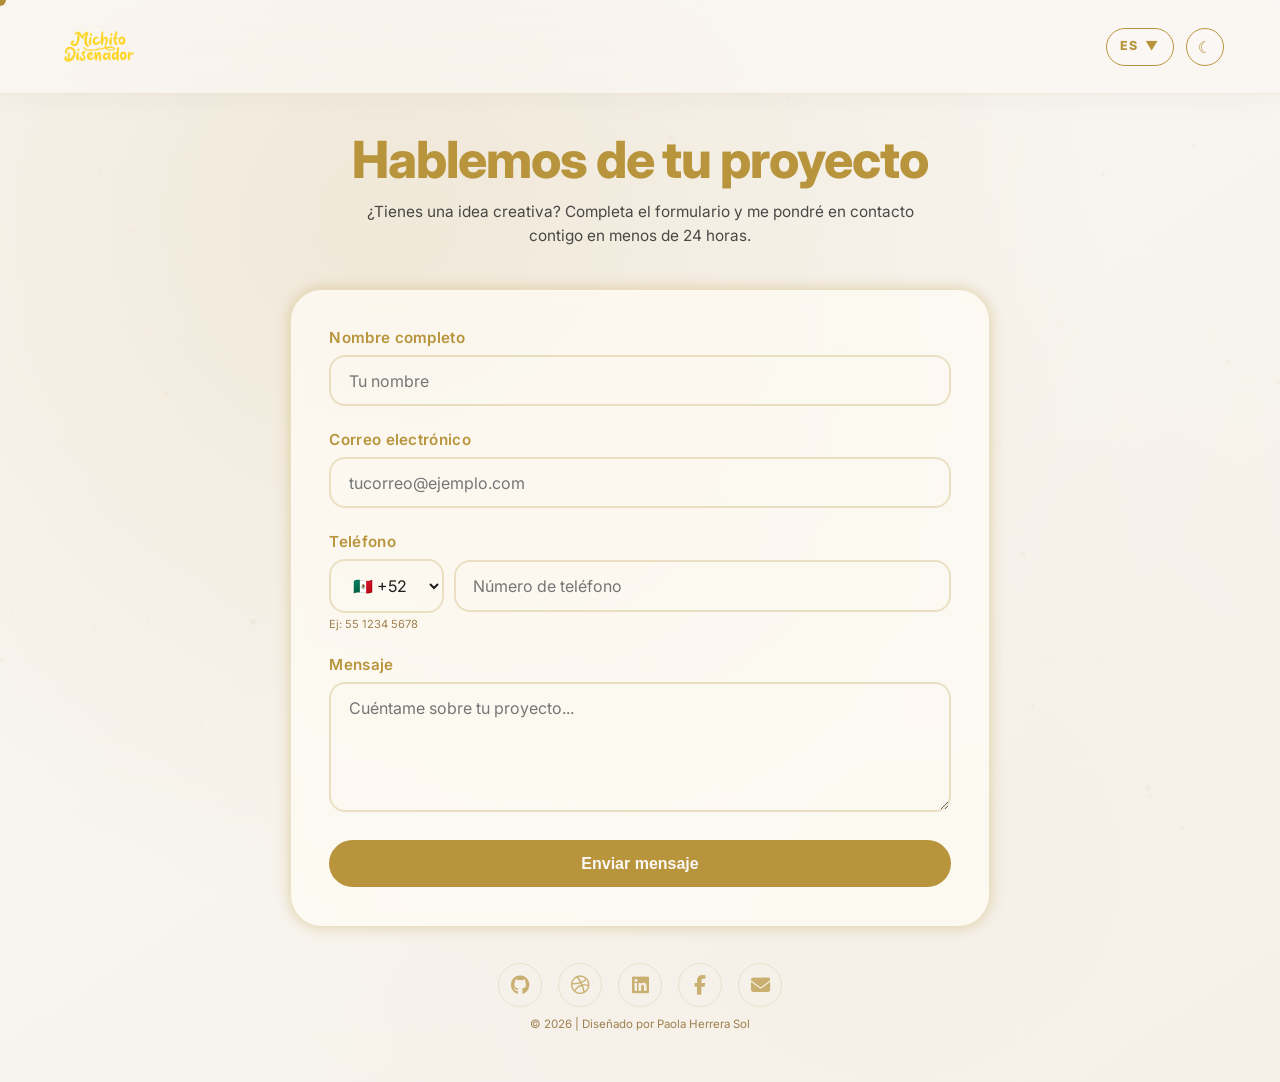
<file: contact.html>
<!DOCTYPE html>
<html lang="es">
<head>
    <meta charset="UTF-8">
    <meta name="viewport" content="width=device-width, initial-scale=1.0, viewport-fit=cover">
    <title>Contacto | Paola Herrera Sol</title>

    <!-- Favicon -->
    <link rel="icon" type="image/x-icon" href="assets/favicon/favicon.ico">
    <link rel="icon" type="image/png" sizes="16x16" href="assets/favicon/favicon-16x16.png">
    <link rel="icon" type="image/png" sizes="32x32" href="assets/favicon/favicon-32x32.png">
    <link rel="apple-touch-icon" sizes="180x180" href="assets/favicon/apple-touch-icon.png">

    <!-- Google Fonts -->
    <link rel="preconnect" href="https://fonts.googleapis.com">
    <link rel="preconnect" href="https://fonts.gstatic.com" crossorigin>
    <link href="https://fonts.googleapis.com/css2?family=Inter:opsz,wght@14..32,300;14..32,400;14..32,500;14..32,600;14..32,700;14..32,800;14..32,900&display=swap" rel="stylesheet">

    <!-- Font Awesome -->
    <link rel="stylesheet" href="https://cdnjs.cloudflare.com/ajax/libs/font-awesome/6.5.0/css/all.min.css">

    <style>
        * {
            margin: 0;
            padding: 0;
            box-sizing: border-box;
        }

        :root {
            --bg: #faf8f5;
            --bg-soft: #f5f0e8;
            --bg-glow: #f0e8d8;
            --text: #1e1e1e;
            --gold: #b8943c;
            --gold-light: #d4b87a;
            --gold-soft: #c9a85e;
            --muted: #a08050;
            --accent: #b8943c;
            --line: rgba(184, 148, 60, 0.25);
            --shadow: rgba(184, 148, 60, 0.15);
            --cursor: #b8943c;
            --header-bg: rgba(250, 248, 245, 0.65);
            --header-border: rgba(184, 148, 60, 0.15);
            --surface: rgba(255, 252, 245, 0.7);
            --glow-shadow: 0 0 12px rgba(184, 148, 60, 0.3), 0 0 20px rgba(184, 148, 60, 0.1);
        }

        body.dark-mode {
            --bg: #0b0b0b;
            --bg-soft: #161616;
            --bg-glow: #1a1a1a;
            --text: #ffffff;
            --gold: #ffd93d;
            --gold-light: #ffe875;
            --gold-soft: #ffd93d;
            --muted: #c9bb68;
            --accent: #ffd93d;
            --line: rgba(255, 217, 61, 0.28);
            --shadow: rgba(255, 217, 61, 0.12);
            --cursor: #ffd93d;
            --header-bg: rgba(11, 11, 11, 0.75);
            --header-border: rgba(255, 217, 61, 0.15);
            --surface: rgba(20, 20, 20, 0.7);
            --glow-shadow: 0 0 12px rgba(255, 217, 61, 0.3), 0 0 20px rgba(255, 217, 61, 0.1);
        }

        html { scroll-behavior: smooth; }

        body {
            background: 
                radial-gradient(ellipse at 30% 20%, var(--bg-glow), transparent 45rem),
                radial-gradient(ellipse at 70% 80%, var(--bg-soft), transparent 40rem),
                linear-gradient(145deg, var(--bg), var(--bg-soft));
            color: var(--text);
            font-family: 'Inter', system-ui, -apple-system, 'Segoe UI', Roboto, Helvetica, sans-serif;
            transition: background .45s ease, color .35s;
            overflow-x: hidden;
            min-height: 100vh;
            cursor: none;
        }

        button, a { cursor: none; }

        @media (max-width: 720px) {
            body { cursor: auto; }
            button, a { cursor: pointer; }
        }

        /* ===== CURSOR ===== */
        #cursor {
            position: fixed;
            left: 0;
            top: 0;
            z-index: 999;
            width: 12px;
            height: 12px;
            border-radius: 999px;
            background: var(--cursor);
            pointer-events: none;
            transform: translate(-50%, -50%);
            transition: transform .12s ease, opacity .2s, background .2s;
            mix-blend-mode: multiply;
        }
        body.dark-mode #cursor { mix-blend-mode: normal; }
        #cursor.grow { opacity: .35; transform: translate(-50%, -50%) scale(4); }
        @media (max-width:720px) { #cursor, body #cursor { display: none !important; } }

        /* ===== PARTICLES ===== */
        #particleCanvas {
            position: fixed;
            inset: 0;
            z-index: 0;
            width: 100%;
            height: 100%;
            opacity: .30;
            pointer-events: none;
        }
        body.dark-mode #particleCanvas { opacity: .50; }

        /* ===== PAGE - ESTRUCTURA IGUAL A ABOUT ===== */
        .page {
            position: relative;
            z-index: 1;
            display: flex;
            flex-direction: column;
            min-height: 100vh;
            opacity: 0;
            transition: opacity .45s ease;
        }
        .page.loaded { opacity: 1; }

        /* ===== HEADER - COPIADO EXACTAMENTE DE ABOUT ===== */
        header {
            position: fixed;
            top: 0;
            left: 0;
            right: 0;
            z-index: 100;
            display: flex;
            align-items: center;
            justify-content: space-between;
            padding: clamp(0.8rem, 2vw, 1.2rem) clamp(1rem, 5vw, 3.5rem);
            gap: 1rem;
            background: var(--header-bg);
            backdrop-filter: blur(16px) saturate(1.2);
            -webkit-backdrop-filter: blur(16px) saturate(1.2);
            border-bottom: 1px solid var(--header-border);
            transition: background 0.4s ease, border-color 0.4s ease, box-shadow 0.4s ease;
            box-shadow: 0 2px 30px rgba(0,0,0,0.04);
        }
        body.dark-mode header {
            box-shadow: 0 2px 30px rgba(0,0,0,0.3);
        }
        header.scrolled {
            background: var(--header-bg);
            backdrop-filter: blur(20px) saturate(1.3);
            -webkit-backdrop-filter: blur(20px) saturate(1.3);
            border-bottom: 1px solid var(--header-border);
        }

        .logo {
            display: inline-flex;
            align-items: center;
            gap: .75rem;
            color: var(--text);
            text-decoration: none;
            flex-shrink: 0;
        }
        .logo img {
            height: 55px;
            width: auto;
            display: block;
            transition: transform .2s, opacity .2s;
        }
        .logo img:hover { transform: scale(0.97); opacity: 0.9; }

        .header-right {
            display: flex;
            align-items: center;
            gap: .75rem;
            flex-shrink: 0;
        }

        .pill-button, .theme-toggle {
            min-height: 38px;
            border: 1.5px solid var(--accent);
            background: rgba(255,255,255,0.08);
            color: var(--accent);
            font: 800 .78rem/1 'Inter', system-ui, sans-serif;
            transition: transform .2s, background .2s, color .2s, border-color .2s;
        }
        .pill-button {
            display: inline-flex;
            align-items: center;
            gap: .45rem;
            padding: .55rem .85rem;
            border-radius: 999px;
            letter-spacing: .08em;
        }
        .theme-toggle {
            width: 38px;
            border-radius: 50%;
            font-size: 1rem;
            display: flex;
            align-items: center;
            justify-content: center;
        }
        .pill-button:hover, .theme-toggle:hover {
            background: var(--accent);
            color: var(--bg);
            transform: translateY(-2px);
        }

        .lang-picker { position: relative; }
        .lang-dropdown {
            position: absolute;
            top: calc(100% + .65rem);
            right: 0;
            z-index: 10;
            display: grid;
            width: 170px;
            padding: .45rem;
            border: 1.5px solid var(--accent);
            border-radius: 8px;
            background: var(--bg);
            box-shadow: 0 16px 34px var(--shadow);
            opacity: 0;
            pointer-events: none;
            transform: translateY(-8px);
            transition: opacity .18s, transform .18s;
        }
        .lang-picker.open .lang-dropdown {
            opacity: 1;
            pointer-events: auto;
            transform: translateY(0);
        }
        .lang-opt {
            border: 0;
            border-radius: 6px;
            padding: .6rem .7rem;
            background: transparent;
            color: var(--text);
            font: 700 .86rem/1.1 'Inter', system-ui, sans-serif;
            text-align: left;
        }
        .lang-opt:hover, .lang-opt.active {
            background: var(--accent);
            color: var(--bg);
        }

        @media (max-width: 720px) {
            .logo img { height: 40px; }
            .pill-button { padding-inline: .6rem; font-size: 0.7rem; min-height: 34px; }
            .theme-toggle { width: 34px; min-height: 34px; font-size: 0.85rem; }
            header { padding: 0.6rem 1rem; }
        }

        /* ===== MAIN ===== */
        main {
            padding-top: 80px;
            max-width: 880px;
            margin: 0 auto;
            padding-left: clamp(1.2rem, 5vw, 2rem);
            padding-right: clamp(1.2rem, 5vw, 2rem);
            padding-bottom: 2rem;
            width: 100%;
            position: relative;
            z-index: 1;
        }
        @media (min-width: 768px) {
            main { padding-top: 96px; }
        }

        /* ===== SCROLL REVEAL ===== */
        .scroll-reveal {
            transition: opacity 0.7s cubic-bezier(0.22, 1, 0.36, 1), transform 0.7s cubic-bezier(0.22, 1, 0.36, 1);
            opacity: 0;
            transform: translateY(30px);
        }
        .scroll-reveal.revealed {
            opacity: 1;
            transform: translateY(0);
        }

        /* ===== HERO ===== */
        .contact-hero {
            text-align: center;
            margin: 1.5rem 0 2rem;
        }
        @media (min-width: 768px) {
            .contact-hero { margin: 2rem 0 2.5rem; }
        }
        .contact-hero h1 {
            font-size: clamp(2rem, 5vw, 3.2rem);
            font-weight: 800;
            letter-spacing: -0.02em;
            margin-bottom: 0.6rem;
            color: var(--gold);
        }
        .contact-hero p {
            max-width: 600px;
            margin: 0 auto;
            font-size: clamp(0.95rem, 1.2vw, 1.1rem);
            color: var(--text);
            opacity: 0.8;
            line-height: 1.6;
        }

        /* ===== FORMULARIO ===== */
        .contact-form {
            background: var(--surface);
            backdrop-filter: blur(6px);
            -webkit-backdrop-filter: blur(6px);
            border-radius: 32px;
            padding: clamp(1.5rem, 3vw, 2.5rem);
            margin: 1.5rem auto;
            max-width: 700px;
            box-shadow: var(--glow-shadow);
            border: 1px solid var(--line);
            transition: box-shadow 0.3s ease, border-color 0.3s ease, transform 0.3s ease;
        }
        .contact-form:hover {
            box-shadow: 0 0 18px rgba(184, 148, 60, 0.2), 0 0 28px rgba(184, 148, 60, 0.08);
            border-color: var(--gold);
            transform: translateY(-2px);
        }
        body.dark-mode .contact-form:hover {
            box-shadow: 0 0 18px rgba(255, 217, 61, 0.2), 0 0 28px rgba(255, 217, 61, 0.08);
        }

        .form-group {
            margin-bottom: 1.2rem;
        }
        @media (min-width: 768px) {
            .form-group { margin-bottom: 1.5rem; }
        }
        .form-group label {
            display: block;
            margin-bottom: 0.4rem;
            font-weight: 600;
            color: var(--gold);
            font-size: 0.85rem;
            letter-spacing: 0.02em;
        }
        @media (min-width: 768px) {
            .form-group label { font-size: 0.95rem; margin-bottom: 0.5rem; }
        }

        .form-control {
            width: 100%;
            padding: 0.7rem 1rem;
            border: 2px solid var(--line);
            border-radius: 16px;
            background: rgba(255, 255, 255, 0.03);
            color: var(--text);
            font-size: 0.9rem;
            font-family: 'Inter', system-ui, sans-serif;
            transition: all 0.3s;
        }
        @media (min-width: 768px) {
            .form-control { padding: 0.85rem 1.1rem; font-size: 1rem; }
        }
        body.dark-mode .form-control {
            background: rgba(255, 255, 255, 0.03);
            border-color: rgba(255, 217, 61, 0.2);
        }
        .form-control:focus {
            outline: none;
            border-color: var(--gold);
            box-shadow: 0 0 0 3px rgba(184, 148, 60, 0.15);
        }
        body.dark-mode .form-control:focus {
            box-shadow: 0 0 0 3px rgba(255, 217, 61, 0.15);
        }

        textarea.form-control {
            min-height: 110px;
            resize: vertical;
        }
        @media (min-width: 768px) {
            textarea.form-control { min-height: 130px; }
        }

        .phone-group {
            display: flex;
            gap: 10px;
            align-items: center;
            flex-wrap: wrap;
        }
        .phone-group select {
            width: auto;
            min-width: 110px;
            flex-shrink: 0;
        }
        .phone-group input {
            flex: 1;
        }
        .form-hint {
            display: block;
            margin-top: 0.3rem;
            font-size: 0.7rem;
            color: var(--muted);
        }

        .submit-btn {
            background: var(--gold);
            color: var(--bg);
            border: none;
            padding: 0.8rem 1.5rem;
            border-radius: 40px;
            font-weight: 700;
            font-size: 0.95rem;
            cursor: none;
            transition: all 0.3s;
            width: 100%;
        }
        @media (min-width: 768px) {
            .submit-btn { padding: 0.9rem 2rem; font-size: 1rem; }
        }
        .submit-btn:hover {
            transform: translateY(-3px);
            box-shadow: 0 10px 25px rgba(184, 148, 60, 0.3);
            background: var(--gold-light);
        }
        body.dark-mode .submit-btn:hover {
            box-shadow: 0 10px 25px rgba(255, 217, 61, 0.3);
            background: #ffe44d;
        }
        @media (max-width: 720px) {
            .submit-btn { cursor: pointer; }
        }

        /* ===== FOOTER - COPIADO EXACTAMENTE DE ABOUT ===== */
        footer {
            display: grid;
            gap: .6rem;
            justify-items: center;
            padding: 0.8rem clamp(1rem, 4vw, 2rem) 1.2rem;
            margin-top: 1rem;
        }
        .social {
            display: flex;
            flex-wrap: wrap;
            justify-content: center;
            gap: 1rem;
            opacity: 0;
        }
        .page.loaded .social { animation: fadeUp .5s .88s ease forwards; }
        .social a {
            display: grid;
            place-items: center;
            width: 44px;
            height: 44px;
            border: 1.5px solid var(--line);
            border-radius: 50%;
            color: var(--gold);
            font-size: 1.2rem;
            text-decoration: none;
            transition: transform .18s, border-color .18s, background .18s, color .18s;
            opacity: 0.7;
        }
        .social a:hover {
            border-color: var(--gold);
            background: var(--gold);
            color: var(--bg);
            transform: translateY(-4px);
            opacity: 1;
        }
        .copy {
            color: var(--muted);
            font-size: .72rem;
            opacity: 0;
            text-decoration: none;
        }
        .page.loaded .copy { animation: fadeUp .5s 1s ease forwards; }

        @keyframes fadeUp {
            to { opacity: 1; transform: translateY(0); }
        }

        /* ===== POPUP ===== */
        #successPopup {
            position: fixed;
            top: 0;
            left: 0;
            width: 100%;
            height: 100%;
            background: rgba(0,0,0,0.7);
            backdrop-filter: blur(8px);
            -webkit-backdrop-filter: blur(8px);
            z-index: 9999;
            display: none;
            align-items: center;
            justify-content: center;
        }
        .popup-content {
            background: var(--surface);
            border-radius: 32px;
            padding: 2rem;
            max-width: 380px;
            width: 90%;
            text-align: center;
            border: 2px solid var(--gold);
            box-shadow: 0 0 40px rgba(184, 148, 60, 0.2);
        }
        body.dark-mode .popup-content {
            box-shadow: 0 0 40px rgba(255, 217, 61, 0.15);
        }
        .popup-content .check {
            font-size: 3.5rem;
            color: #4CAF50;
            margin-bottom: 0.8rem;
        }
        .popup-content h3 {
            color: var(--gold);
            margin-bottom: 0.6rem;
            font-size: 1.3rem;
        }
        .popup-content p {
            color: var(--muted);
            margin-bottom: 1.2rem;
            font-size: 0.95rem;
        }
        .popup-content .close-btn {
            background: var(--gold);
            color: var(--bg);
            border: none;
            padding: 0.6rem 1.8rem;
            border-radius: 40px;
            font-weight: 600;
            font-size: 0.9rem;
            transition: all 0.3s;
        }
        .popup-content .close-btn:hover {
            transform: scale(1.02);
            box-shadow: 0 6px 20px rgba(184, 148, 60, 0.3);
        }
        body.dark-mode .popup-content .close-btn:hover {
            box-shadow: 0 6px 20px rgba(255, 217, 61, 0.3);
        }
        @media (max-width: 720px) {
            .popup-content .close-btn { cursor: pointer; }
        }

        @media (max-width: 720px) {
            #cursor { display: none !important; }
        }
        @media (prefers-reduced-motion: reduce) {
            * { animation-duration: .01ms !important; transition-duration: .01ms !important; }
        }
    </style>
</head>
<body>
    <div id="cursor" aria-hidden="true"></div>
    <canvas id="particleCanvas" aria-hidden="true"></canvas>

    <div class="page" id="mainPage">
        <!-- HEADER COPIADO EXACTAMENTE DE ABOUT -->
        <header id="mainHeader">
            <a class="logo" href="./index.html" aria-label="Inicio">
                <img src="assets/about/MICHITO_MEMBRETADA-04.webp" alt="Logo Michito Diseñador">
            </a>

            <div class="header-right">
                <div class="lang-picker" id="langPicker">
                    <button class="pill-button" id="langTrigger" type="button" aria-haspopup="true" aria-expanded="false" aria-label="Cambiar idioma">
                        <span id="langCurrent">ES</span>
                        <span aria-hidden="true">▼</span>
                    </button>
                    <div class="lang-dropdown" id="langDropdown" role="menu">
                        <button class="lang-opt active" type="button" data-lang="es">Español</button>
                        <button class="lang-opt" type="button" data-lang="en">English</button>
                        <button class="lang-opt" type="button" data-lang="fr">Français</button>
                        <button class="lang-opt" type="button" data-lang="pt">Português</button>
                    </div>
                </div>

                <button class="theme-toggle" id="themeToggle" type="button" aria-label="Cambiar tema">☾</button>
            </div>
        </header>

        <main>
            <!-- HERO -->
            <div class="scroll-reveal">
                <div class="contact-hero">
                    <h1 data-i18n="heroTitle">Hablemos de tu proyecto</h1>
                    <p data-i18n="heroDesc">¿Tienes una idea creativa? Completa el formulario y me pondré en contacto contigo en menos de 24 horas.</p>
                </div>
            </div>

           <!-- FORMULARIO -->
<div class="scroll-reveal">
    <div class="contact-form">
        <form id="contactForm" action="https://formspree.io/f/mnnvldov" method="POST">
            <div class="form-group">
                <label for="name" data-i18n="labelName">Nombre completo</label>
                <input type="text" id="name" name="name" class="form-control" required data-i18n-placeholder="placeholderName" placeholder="Tu nombre">
            </div>

            <div class="form-group">
                <label for="email" data-i18n="labelEmail">Correo electrónico</label>
                <input type="email" id="email" name="email" class="form-control" required data-i18n-placeholder="placeholderEmail" placeholder="tucorreo@ejemplo.com">
            </div>

            <div class="form-group">
                <label for="phone" data-i18n="labelPhone">Teléfono</label>
                <div class="phone-group">
                    <select id="countryCode" name="countryCode" class="form-control">
                        <option value="+52">🇲🇽 +52</option>
                        <option value="+1">🇺🇸 +1</option>
                        <option value="+34">🇪🇸 +34</option>
                        <option value="+54">🇦🇷 +54</option>
                        <option value="+57">🇨🇴 +57</option>
                        <option value="+56">🇨🇱 +56</option>
                        <option value="+51">🇵🇪 +51</option>
                        <option value="+33">🇫🇷 +33</option>
                        <option value="+49">🇩🇪 +49</option>
                        <option value="+44">🇬🇧 +44</option>
                        <option value="+55">🇧🇷 +55</option>
                    </select>
                    <input type="tel" id="phone" name="phone" class="form-control" required data-i18n-placeholder="placeholderPhone" placeholder="Número de teléfono">
                </div>
                <span class="form-hint" data-i18n="phoneHint">Ej: 55 1234 5678</span>
            </div>

            <div class="form-group">
                <label for="message" data-i18n="labelMessage">Mensaje</label>
                <textarea id="message" name="message" class="form-control" required data-i18n-placeholder="placeholderMessage" placeholder="Cuéntame sobre tu proyecto..."></textarea>
            </div>

            <button type="submit" class="submit-btn" data-i18n="submitBtn">Enviar mensaje</button>
        </form>
    </div>
</div>

        <!-- FOOTER COPIADO EXACTAMENTE DE ABOUT -->
        <footer>
            <div class="social" aria-label="Redes sociales">
                <a href="https://github.com/MichitoDisenador" target="_blank" rel="noreferrer" aria-label="GitHub"><i class="fab fa-github"></i></a>
                <a href="https://dribbble.com/michitodisenador" target="_blank" rel="noreferrer" aria-label="Dribbble"><i class="fab fa-dribbble"></i></a>
                <a href="https://www.linkedin.com/in/michito-disenador/" target="_blank" rel="noreferrer" aria-label="LinkedIn"><i class="fab fa-linkedin"></i></a>
                <a href="https://www.facebook.com/michitodisenador" target="_blank" rel="noreferrer" aria-label="Facebook"><i class="fab fa-facebook-f"></i></a>
                <a href="mailto:sapichaan@gmail.com" aria-label="Email"><i class="fas fa-envelope"></i></a>
            </div>
            <div class="copy" data-i18n="copy">© 2026 | Diseñado por Paola Herrera Sol</div>
        </footer>
    </div>

    <!-- POPUP DE ÉXITO -->
    <div id="successPopup">
        <div class="popup-content">
            <div class="check">✓</div>
            <h3 data-i18n="popupTitle">¡Mensaje enviado!</h3>
            <p data-i18n="popupDesc">Gracias por contactarme. Te responderé en menos de 24 horas.</p>
            <button class="close-btn" id="closePopupBtn" data-i18n="popupClose">Cerrar</button>
        </div>
    </div>

    <script>
        // ===== TRANSLATIONS COMPLETAS =====
        const translations = {
            es: {
                current: "ES",
                heroTitle: "Hablemos de tu proyecto",
                heroDesc: "¿Tienes una idea creativa? Completa el formulario y me pondré en contacto contigo en menos de 24 horas.",
                labelName: "Nombre completo",
                labelEmail: "Correo electrónico",
                labelPhone: "Teléfono",
                phoneHint: "Ej: 55 1234 5678",
                labelMessage: "Mensaje",
                submitBtn: "Enviar mensaje",
                popupTitle: "¡Mensaje enviado!",
                popupDesc: "Gracias por contactarme. Te responderé en menos de 24 horas.",
                popupClose: "Cerrar",
                placeholderName: "Tu nombre",
                placeholderEmail: "tucorreo@ejemplo.com",
                placeholderPhone: "Número de teléfono",
                placeholderMessage: "Cuéntame sobre tu proyecto...",
                copy: "© 2026 | Diseñado por Paola Herrera Sol"
            },
            en: {
                current: "EN",
                heroTitle: "Let's talk about your project",
                heroDesc: "Do you have a creative idea? Fill out the form and I'll get back to you within 24 hours.",
                labelName: "Full name",
                labelEmail: "Email address",
                labelPhone: "Phone number",
                phoneHint: "e.g., 55 1234 5678",
                labelMessage: "Message",
                submitBtn: "Send message",
                popupTitle: "Message sent!",
                popupDesc: "Thank you for contacting me. I'll respond within 24 hours.",
                popupClose: "Close",
                placeholderName: "Your name",
                placeholderEmail: "youremail@example.com",
                placeholderPhone: "Phone number",
                placeholderMessage: "Tell me about your project...",
                copy: "© 2026 | Designed by Paola Herrera Sol"
            },
            fr: {
                current: "FR",
                heroTitle: "Parlons de votre projet",
                heroDesc: "Vous avez une idée créative ? Remplissez le formulaire et je vous répondrai dans les 24 heures.",
                labelName: "Nom complet",
                labelEmail: "Adresse e-mail",
                labelPhone: "Téléphone",
                phoneHint: "Ex: 55 1234 5678",
                labelMessage: "Message",
                submitBtn: "Envoyer le message",
                popupTitle: "Message envoyé !",
                popupDesc: "Merci de m'avoir contacté. Je vous répondrai dans les 24 heures.",
                popupClose: "Fermer",
                placeholderName: "Votre nom",
                placeholderEmail: "votreemail@exemple.com",
                placeholderPhone: "Numéro de téléphone",
                placeholderMessage: "Parlez-moi de votre projet...",
                copy: "© 2026 | Conçu par Paola Herrera Sol"
            },
            pt: {
                current: "PT",
                heroTitle: "Vamos falar sobre o seu projeto",
                heroDesc: "Tem uma ideia criativa? Preencha o formulário e entrarei em contato em menos de 24 horas.",
                labelName: "Nome completo",
                labelEmail: "E-mail",
                labelPhone: "Telefone",
                phoneHint: "Ex: 55 1234 5678",
                labelMessage: "Mensagem",
                submitBtn: "Enviar mensagem",
                popupTitle: "Mensagem enviada!",
                popupDesc: "Obrigada por me contactar. Responderei em menos de 24 horas.",
                popupClose: "Fechar",
                placeholderName: "Seu nome",
                placeholderEmail: "seuemail@exemplo.com",
                placeholderPhone: "Número de telefone",
                placeholderMessage: "Fale-me sobre o seu projeto...",
                copy: "© 2026 | Projetado por Paola Herrera Sol"
            }
        };

        let currentLang = 'es';

        // ===== CURSOR =====
        const cursor = document.getElementById('cursor');
        if (window.innerWidth > 720) {
            document.addEventListener('mousemove', (e) => {
                if (cursor) { cursor.style.left = e.clientX + 'px'; cursor.style.top = e.clientY + 'px'; }
            });
            document.addEventListener('mousedown', () => { if (cursor) cursor.classList.add('grow'); });
            document.addEventListener('mouseup', () => { if (cursor) cursor.classList.remove('grow'); });
        }

        // ===== PARTICLES =====
        const canvas = document.getElementById('particleCanvas');
        let ctx = null, particles = [], mouseX = null, mouseY = null, animId = null;
        if (canvas) {
            ctx = canvas.getContext('2d');
            const resizeCanvas = () => { canvas.width = window.innerWidth; canvas.height = window.innerHeight; };
            resizeCanvas();
            window.addEventListener('resize', resizeCanvas);

            class Particle {
                constructor() { this.reset(); }
                reset() {
                    this.x = Math.random() * canvas.width;
                    this.y = Math.random() * canvas.height;
                    this.size = Math.random() * 2.5 + 0.5;
                    this.speedX = (Math.random() - 0.5) * 0.5;
                    this.speedY = (Math.random() - 0.5) * 0.5;
                    this.opacity = Math.random() * 0.4 + 0.1;
                }
                update() {
                    this.x += this.speedX;
                    this.y += this.speedY;
                    if (this.x < 0 || this.x > canvas.width) this.speedX *= -1;
                    if (this.y < 0 || this.y > canvas.height) this.speedY *= -1;
                    if (mouseX !== null && mouseY !== null) {
                        const dx = mouseX - this.x, dy = mouseY - this.y, dist = Math.sqrt(dx*dx + dy*dy);
                        if (dist < 120) { const force = (120 - dist) / 120 * 0.3; this.x -= dx * force; this.y -= dy * force; }
                    }
                }
                draw() {
                    if (!ctx) return;
                    ctx.beginPath();
                    ctx.arc(this.x, this.y, this.size, 0, Math.PI * 2);
                    const isDark = document.body.classList.contains('dark-mode');
                    ctx.fillStyle = isDark ? `rgba(255,217,61,${this.opacity * 0.7})` : `rgba(184, 148, 60, ${this.opacity * 0.4})`;
                    ctx.fill();
                }
            }

            const pCount = Math.min(80, Math.floor(window.innerWidth * 0.08));
            for (let i = 0; i < pCount; i++) particles.push(new Particle());

            function animate() {
                if (!ctx) return;
                ctx.clearRect(0, 0, canvas.width, canvas.height);
                particles.forEach(p => { p.update(); p.draw(); });
                animId = requestAnimationFrame(animate);
            }
            animate();

            document.addEventListener('mousemove', (e) => { mouseX = e.clientX; mouseY = e.clientY; });
            document.addEventListener('mouseleave', () => { mouseX = null; mouseY = null; });
        }

        // ===== PAGE LOADED =====
        const mainPage = document.getElementById('mainPage');
        if (mainPage) setTimeout(() => mainPage.classList.add('loaded'), 200);

        // ===== DARK MODE =====
        const themeToggle = document.getElementById('themeToggle');
        let darkMode = false;
        try { darkMode = localStorage.getItem('theme') === 'dark'; } catch(e) {}

        function applyTheme() {
            if (darkMode) {
                document.body.classList.add('dark-mode');
                if (themeToggle) themeToggle.textContent = '☀';
            } else {
                document.body.classList.remove('dark-mode');
                if (themeToggle) themeToggle.textContent = '☾';
            }
            try { localStorage.setItem('theme', darkMode ? 'dark' : 'light'); } catch(e) {}
            particles.forEach(p => { p.opacity = Math.random() * 0.4 + 0.1; });
        }
        applyTheme();

        if (themeToggle) {
            themeToggle.addEventListener('click', () => {
                darkMode = !darkMode;
                applyTheme();
            });
        }

        // ===== HEADER SCROLL EFFECT =====
        const header = document.getElementById('mainHeader');
        window.addEventListener('scroll', () => {
            const currentScroll = window.pageYOffset || document.documentElement.scrollTop;
            if (currentScroll > 30) {
                header.classList.add('scrolled');
            } else {
                header.classList.remove('scrolled');
            }
        });

        // ===== LANGUAGE =====
        const langTrigger = document.getElementById('langTrigger');
        const langPicker = document.getElementById('langPicker');
        const langCurrent = document.getElementById('langCurrent');

        function switchLanguage(lang) {
            currentLang = lang;
            const t = translations[lang];
            if (!t) return;

            if (langCurrent) langCurrent.textContent = t.current;

            // Traducir texto normal
            document.querySelectorAll('[data-i18n]').forEach(el => {
                const key = el.getAttribute('data-i18n');
                if (key && t[key] !== undefined) {
                    el.textContent = t[key];
                }
            });

            // Traducir placeholders
            document.querySelectorAll('[data-i18n-placeholder]').forEach(el => {
                const key = el.getAttribute('data-i18n-placeholder');
                if (key && t[key] !== undefined) {
                    el.placeholder = t[key];
                }
            });

            document.querySelectorAll('.lang-opt').forEach(btn => {
                btn.classList.toggle('active', btn.dataset.lang === lang);
            });

            if (langPicker) langPicker.classList.remove('open');
            if (langTrigger) langTrigger.setAttribute('aria-expanded', 'false');
            try { localStorage.setItem('lang', lang); } catch(e) {}
        }

        if (langTrigger) {
            langTrigger.addEventListener('click', (e) => {
                e.stopPropagation();
                if (langPicker) langPicker.classList.toggle('open');
                langTrigger.setAttribute('aria-expanded', langPicker?.classList.contains('open') || 'false');
            });
        }

        document.addEventListener('click', () => {
            if (langPicker) langPicker.classList.remove('open');
            if (langTrigger) langTrigger.setAttribute('aria-expanded', 'false');
        });

        document.querySelectorAll('.lang-opt').forEach(btn => {
            btn.addEventListener('click', (e) => {
                e.stopPropagation();
                switchLanguage(btn.dataset.lang);
            });
        });

        let savedLang = 'es';
        try { savedLang = localStorage.getItem('lang') || 'es'; } catch(e) {}
        if (savedLang && translations[savedLang]) {
            switchLanguage(savedLang);
        } else {
            switchLanguage('es');
        }

        // ===== SCROLL REVEAL =====
        const revealItems = document.querySelectorAll('.scroll-reveal');
        const observer = new IntersectionObserver((entries) => {
            entries.forEach(entry => {
                if (entry.isIntersecting) {
                    entry.target.classList.add('revealed');
                    observer.unobserve(entry.target);
                }
            });
        }, { threshold: 0.15, rootMargin: '0px 0px -20px 0px' });

        revealItems.forEach(el => observer.observe(el));

        window.addEventListener('load', () => {
            revealItems.forEach(el => {
                const rect = el.getBoundingClientRect();
                if (rect.top < window.innerHeight - 80) {
                    el.classList.add('revealed');
                    observer.unobserve(el);
                }
            });
        });

        // ===== FORMULARIO CON POPUP =====
        const popup = document.getElementById('successPopup');
        const formContacto = document.getElementById('contactForm');

        if (formContacto) {
            formContacto.addEventListener('submit', async function(e) {
                e.preventDefault();

                const datos = new FormData(formContacto);

                try {
                    const respuesta = await fetch(formContacto.action, {
                        method: 'POST',
                        body: datos,
                        headers: { 'Accept': 'application/json' }
                    });

                    if (respuesta.ok) {
                        popup.style.display = 'flex';
                        formContacto.reset();

                        setTimeout(() => {
                            popup.style.display = 'none';
                        }, 4000);
                    } else {
                        alert('Error al enviar. Por favor, intenta de nuevo.');
                    }
                } catch (error) {
                    alert('Error de conexión. Verifica tu internet.');
                }
            });
        }

        document.getElementById('closePopupBtn')?.addEventListener('click', () => {
            popup.style.display = 'none';
        });

        popup?.addEventListener('click', (e) => {
            if (e.target === popup) {
                popup.style.display = 'none';
            }
        });

        // ===== IMAGE ERROR FALLBACK =====
        document.querySelectorAll('img').forEach(img => {
            img.addEventListener('error', function() {
                console.warn('Imagen no encontrada:', this.src);
                this.style.display = 'none';
            });
        });
    </script>
</body>
</html>
</file>
